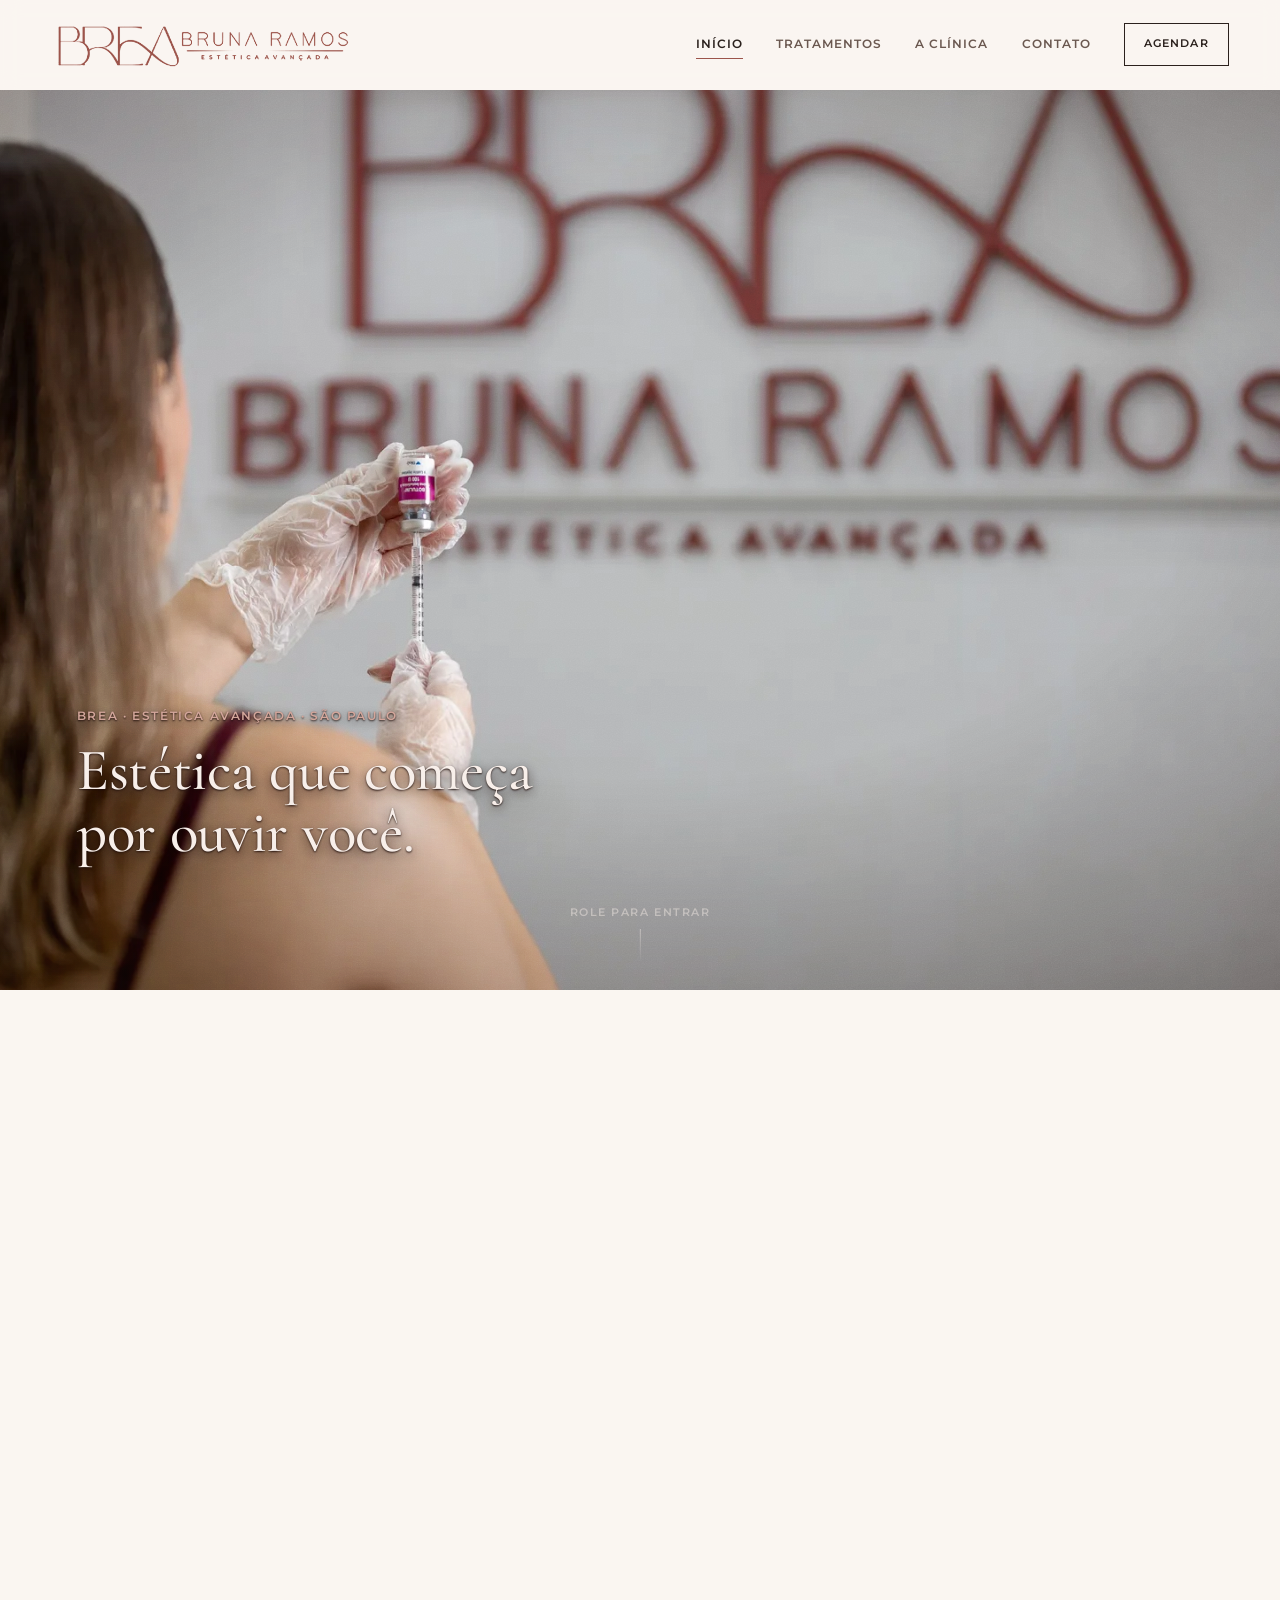
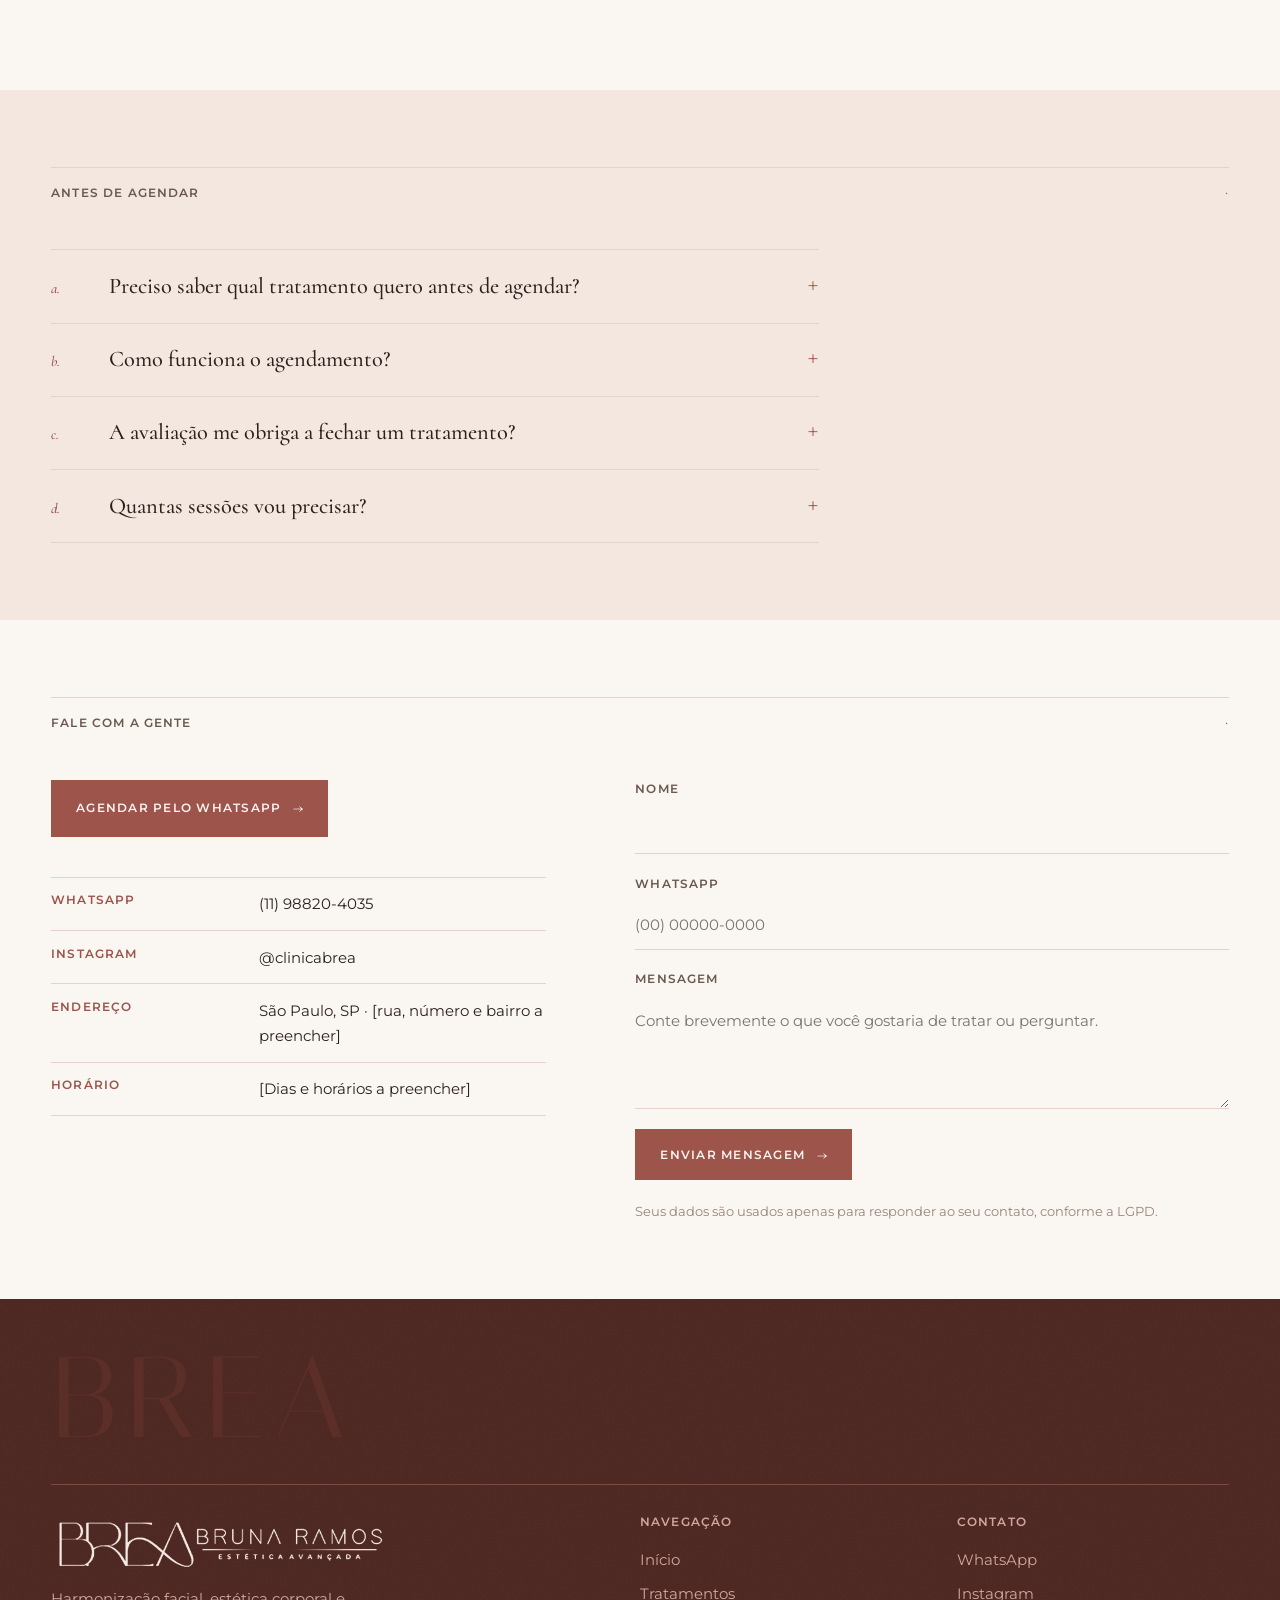
<file: index.html>
<!DOCTYPE html>
<html lang="pt-BR" class="no-js">
<head>
  <meta charset="UTF-8">
  <meta name="viewport" content="width=device-width, initial-scale=1">
  <title>BREA · Bruna Ramos Estética Avançada</title>
  <meta name="description" content="Harmonização facial, estética corporal e tecnologias em São Paulo, com avaliação individual. BREA, Bruna Ramos Estética Avançada. Agende pelo WhatsApp.">
  <link rel="canonical" href="https://www.clinicabrea.com.br/"><!-- TODO: confirmar domínio definitivo -->
  <link rel="icon" type="image/png" href="/assets/img/selo.png">

  <!-- Open Graph -->
  <meta property="og:type" content="website">
  <meta property="og:title" content="BREA · Bruna Ramos Estética Avançada">
  <meta property="og:description" content="Protocolos personalizados, conduzidos com técnica e acompanhamento próximo. Agende sua avaliação.">
  <meta property="og:url" content="https://www.clinicabrea.com.br/">
  <meta property="og:locale" content="pt_BR">
  <meta property="og:image" content="https://www.clinicabrea.com.br/assets/img/og-image.jpg">
  <meta property="og:image:width" content="1200">
  <meta property="og:image:height" content="630">

  <link rel="preconnect" href="https://fonts.googleapis.com">
  <link rel="preconnect" href="https://fonts.gstatic.com" crossorigin>
  <link href="https://fonts.googleapis.com/css2?family=Cormorant:ital,wght@0,400;0,500;0,600;1,400;1,500&family=Italiana&family=Montserrat:wght@400;500;600&display=swap" rel="stylesheet">
  <link rel="stylesheet" href="/assets/css/styles.css">

  <script type="application/ld+json">
  {
    "@context": "https://schema.org",
    "@type": "MedicalClinic",
    "name": "BREA, Bruna Ramos Estética Avançada",
    "alternateName": "Clínica Brea",
    "founder": { "@type": "Person", "name": "Bruna Ramos" },
    "address": { "@type": "PostalAddress", "addressLocality": "São Paulo", "addressRegion": "SP", "addressCountry": "BR" },
    "url": "https://www.clinicabrea.com.br/",
    "sameAs": ["https://www.instagram.com/clinicabrea/"]
  }
  </script>
</head>
<body>
  <div class="cursor-glow" aria-hidden="true"></div>
  <a class="skip-link" href="#conteudo">Pular para o conteúdo</a>

  <header class="site-header">
    <div class="container header-inner">
      <a class="brand" href="/"><img src="/assets/img/logo-horizontal.png" alt="BREA, Bruna Ramos Estética Avançada" width="1161" height="198"></a>
      <button class="nav-toggle" aria-expanded="false" aria-controls="menu" aria-label="Abrir menu">
        <span></span><span></span><span></span>
      </button>
      <nav class="site-nav" id="menu" aria-label="Navegação principal">
        <a href="/" aria-current="page">Início</a>
        <a href="/tratamentos.html">Tratamentos</a>
        <a href="/sobre.html">A clínica</a>
        <a href="/contato.html">Contato</a>
        <!-- TODO: substituir 5511988204035 pelo número real do WhatsApp -->
        <a class="btn btn-outline" href="https://wa.me/5511988204035?text=Ol%C3%A1%2C%20gostaria%20de%20agendar%20uma%20avalia%C3%A7%C3%A3o." target="_blank" rel="noopener">Agendar</a>
      </nav>
    </div>
  </header>

  <main id="conteudo">

    <!-- HERO: jornada de scroll (desktop) + abertura estática (celular / movimento reduzido) -->
    <section class="jhero" id="jhero" aria-label="Apresentação da BREA">
      <div class="jstage">
        <div class="jlayer" data-i="0" data-in="-0.01,0" data-out="0.096,0.126" data-zoom="1.04,1.15" data-drift="0,-12"><img src="/assets/img/hero-j1.webp" alt="" width="1800" height="1125" fetchpriority="high" aria-hidden="true"></div>
        <div class="jlayer" data-i="1" data-in="0.096,0.126" data-out="0.207,0.237" data-zoom="1.13,1.04" data-drift="8,0"><img src="/assets/img/ja-02-recepcao.webp" alt="" width="1200" height="750" aria-hidden="true"></div>
        <div class="jlayer" data-i="2" data-in="0.207,0.237" data-out="0.318,0.348" data-zoom="1.02,1.08" data-drift="0,-5"><img src="/assets/img/ja-03-bruna.webp" alt="" width="1800" height="1125" loading="lazy" aria-hidden="true" style="object-position: 50% 20%"></div>
        <div class="jlayer" data-i="3" data-in="0.318,0.348" data-out="0.429,0.459" data-zoom="1.14,1.05" data-drift="-8,0"><img src="/assets/img/ja-04-facial.webp" alt="" width="1800" height="1125" loading="lazy" aria-hidden="true"></div>
        <div class="jlayer" data-i="4" data-in="0.429,0.459" data-out="0.541,0.571" data-zoom="1.04,1.13" data-drift="0,-10"><img src="/assets/img/ja-05-corporal.webp" alt="" width="1200" height="750" loading="lazy" aria-hidden="true"></div>
        <div class="jlayer" data-i="5" data-in="0.541,0.571" data-out="0.652,0.682" data-zoom="1.13,1.04" data-drift="8,0"><img src="/assets/img/ja-06-tecnologia.webp" alt="" width="1800" height="1124" loading="lazy" aria-hidden="true"></div>
        <div class="jlayer" data-i="6" data-in="0.652,0.682" data-out="0.763,0.793" data-zoom="1.05,1.14" data-drift="0,-10"><img src="/assets/img/ja-07-produtos.webp" alt="" width="1800" height="1124" loading="lazy" aria-hidden="true"></div>
        <div class="jlayer" data-i="7" data-in="0.763,0.793" data-out="0.874,0.904" data-zoom="1.07,1.02" data-drift="-4,0"><img src="/assets/img/ja-08-fundo.webp" alt="" width="1800" height="1125" loading="lazy" aria-hidden="true" style="object-position: 50% 22%"></div>
        <div class="jlayer" data-i="8" data-in="0.874,0.904" data-out="1.01,1.02" data-zoom="1.10,1.03" data-drift="-8,0"><img src="/assets/img/hero-j3.webp" alt="" width="1800" height="1125" loading="lazy" aria-hidden="true"></div>
        <div class="jscrim" aria-hidden="true"></div>
        <div class="jgrain" aria-hidden="true"></div>

        <div class="jband" data-range="0,0.10" data-pos="bl">
          <p class="jkicker">BREA · Estética avançada · São Paulo</p>
          <h1 class="jtitle" data-split>Estética que começa por ouvir você.</h1>
        </div>

        <div class="jband" data-range="0.128,0.205" data-pos="bl">
          <p class="jkicker">O espaço</p>
          <p class="jtitle jblur"><span class="soft" aria-hidden="true">Um lugar pensado para você chegar, respirar e se cuidar.</span><span class="sharp">Um lugar pensado para você chegar, respirar e se cuidar.</span></p>
        </div>

        <div class="jband" data-range="0.239,0.316" data-pos="mr">
          <p class="jkicker">Quem cuida de você</p>
          <p class="jtitle" data-split>Conduzida por Bruna Ramos.</p>
          <p class="jsub">À frente de cada avaliação e de cada protocolo.</p>
        </div>

        <div class="jband" data-range="0.35,0.427" data-pos="ml">
          <p class="jkicker">Harmonização facial</p>
          <p class="jtitle" data-split>Equilíbrio e naturalidade, nunca um rosto pronto.</p>
          <p class="jsub">Toxina botulínica, bioestimuladores de colágeno e preenchimentos, sempre indicados na sua avaliação.</p>
        </div>

        <div class="jband" data-range="0.461,0.539" data-pos="mr">
          <p class="jkicker">Estética corporal</p>
          <p class="jtitle" data-split>Metas reais, combinadas com você.</p>
          <p class="jsub">Contorno, firmeza e bem-estar, no seu ritmo e com acompanhamento.</p>
        </div>

        <div class="jband" data-range="0.573,0.65" data-pos="mr">
          <p class="jkicker">Tecnologias</p>
          <p class="jtitle" data-split>Equipamentos que aceleram o resultado.</p>
          <p class="jsub">Indicados quando fazem diferença real no seu protocolo.</p>
        </div>

        <div class="jband" data-range="0.684,0.761" data-pos="ml">
          <p class="jkicker">Produtos</p>
          <p class="jtitle" data-split>Sculptra, Restylane e injetáveis de referência.</p>
          <p class="jsub">Indicados só depois da avaliação, nunca antes.</p>
        </div>

        <div class="jband jband-tight" data-range="0.795,0.872" data-pos="mr">
          <p class="jkicker">No Instagram</p>
          <p class="jtitle" data-split>Os resultados reais estão no Instagram.</p>
          <a class="jinsta" href="https://www.instagram.com/clinicabrea/" target="_blank" rel="noopener" aria-label="Abrir o Instagram da clínica, @clinicabrea">
            <span class="igcard" aria-hidden="true">
              <span class="ighead">
                <img class="igava" src="/assets/img/ig/ig-avatar.webp" alt="" width="128" height="128" loading="lazy">
                <span class="ignames"><b>clinicabrea</b><i>Clínica Bruna Ramos Estética Avançada</i></span>
                <span class="igfollow">Seguir</span>
              </span>
              <span class="iggrid">
                <img src="/assets/img/ig/ig-1.webp" alt="" width="192" height="192" loading="lazy">
                <img src="/assets/img/ig/ig-2.webp" alt="" width="192" height="192" loading="lazy">
                <img src="/assets/img/ig/ig-3.webp" alt="" width="192" height="192" loading="lazy">
                <img src="/assets/img/ig/ig-4.webp" alt="" width="192" height="192" loading="lazy">
                <img src="/assets/img/ig/ig-5.webp" alt="" width="192" height="192" loading="lazy">
                <img src="/assets/img/ig/ig-6.webp" alt="" width="192" height="192" loading="lazy">
              </span>
            </span>
          </a>
          <p class="jsub">Antes e depois e o dia a dia da Dra. Bruna, todos os dias.</p>
        </div>

        <div class="jband" data-range="0.906,1" data-pos="mr">
          <p class="jkicker">O próximo passo é seu</p>
          <p class="jtitle" data-split>Sua avaliação é o começo de tudo.</p>
          <p class="jsub">Envie uma mensagem e escolha o melhor horário.</p>
          <div class="jactions">
            <a class="btn btn-primary" href="https://wa.me/5511988204035?text=Ol%C3%A1%2C%20gostaria%20de%20agendar%20uma%20avalia%C3%A7%C3%A3o." target="_blank" rel="noopener">Agendar avaliação <span class="btn-arrow" aria-hidden="true">→</span></a>
            <a class="link-line" href="#faq-home">Ver dúvidas frequentes <span aria-hidden="true">→</span></a>
          </div>
        </div>

        <div class="jcue" aria-hidden="true">Role para entrar</div>
      </div>
    </section>

    <!-- JORNADA EMPILHADA: a mesma história do filme, capítulo a capítulo,
         para celular, retrato, toque e movimento reduzido -->
    <div class="mjourney">

      <section class="mchapter mchapter-hero">
        <img src="/assets/img/hero-j1.webp" alt="Parede da BREA com o logo da clínica" width="1800" height="1125" fetchpriority="high">
        <div class="mband" data-stagger>
          <p class="mkicker reveal">BREA · Estética avançada · São Paulo</p>
          <h1 class="mtitle reveal">Estética que começa por ouvir você.</h1>
          <div class="mactions reveal">
            <a class="btn btn-primary" href="https://wa.me/5511988204035?text=Ol%C3%A1%2C%20gostaria%20de%20agendar%20uma%20avalia%C3%A7%C3%A3o." target="_blank" rel="noopener">Agendar avaliação <span class="btn-arrow" aria-hidden="true">→</span></a>
          </div>
        </div>
      </section>

      <section class="mchapter">
        <img src="/assets/img/ja-02-recepcao.webp" alt="Recepção da clínica BREA" width="1200" height="750" loading="lazy">
        <div class="mband" data-stagger>
          <p class="mkicker reveal">O espaço</p>
          <h2 class="mtitle reveal">Um lugar pensado para você chegar, respirar e se cuidar.</h2>
        </div>
      </section>

      <section class="mchapter">
        <img src="/assets/img/ja-03-bruna.webp" alt="Bruna Ramos sorrindo na bancada da clínica" width="1800" height="1125" loading="lazy" style="object-position: 50% 20%">
        <div class="mband" data-stagger>
          <p class="mkicker reveal">Quem cuida de você</p>
          <h2 class="mtitle reveal">Conduzida por Bruna Ramos.</h2>
          <p class="msub reveal">À frente de cada avaliação e de cada protocolo.</p>
        </div>
      </section>

      <section class="mchapter">
        <img src="/assets/img/ja-04-facial.webp" alt="Preparação de aplicação de toxina botulínica" width="1800" height="1125" loading="lazy">
        <div class="mband" data-stagger>
          <p class="mkicker reveal">Harmonização facial</p>
          <h2 class="mtitle reveal">Equilíbrio e naturalidade, nunca um rosto pronto.</h2>
          <p class="msub reveal">Toxina botulínica, bioestimuladores de colágeno e preenchimentos, sempre indicados na sua avaliação.</p>
        </div>
      </section>

      <section class="mchapter">
        <img src="/assets/img/ja-05-corporal.webp" alt="Sala de atendimento da BREA com maca" width="1200" height="750" loading="lazy">
        <div class="mband" data-stagger>
          <p class="mkicker reveal">Estética corporal</p>
          <h2 class="mtitle reveal">Metas reais, combinadas com você.</h2>
          <p class="msub reveal">Contorno, firmeza e bem-estar, no seu ritmo e com acompanhamento.</p>
        </div>
      </section>

      <section class="mchapter">
        <img src="/assets/img/ja-06-tecnologia.webp" alt="Equipamento de tecnologia estética da clínica" width="1800" height="1124" loading="lazy">
        <div class="mband" data-stagger>
          <p class="mkicker reveal">Tecnologias</p>
          <h2 class="mtitle reveal">Equipamentos que aceleram o resultado.</h2>
          <p class="msub reveal">Indicados quando fazem diferença real no seu protocolo.</p>
        </div>
      </section>

      <section class="mchapter">
        <img src="/assets/img/ja-07-produtos.webp" alt="Produtos injetáveis de referência na bancada" width="1800" height="1124" loading="lazy">
        <div class="mband" data-stagger>
          <p class="mkicker reveal">Produtos</p>
          <h2 class="mtitle reveal">Sculptra, Restylane e injetáveis de referência.</h2>
          <p class="msub reveal">Indicados só depois da avaliação, nunca antes.</p>
        </div>
      </section>

      <section class="mchapter">
        <img src="/assets/img/ja-08-fundo.webp" alt="Profissional da BREA mostrando frascos de toxina botulínica" width="1800" height="1125" loading="lazy" style="object-position: 50% 22%">
        <div class="mband" data-stagger>
          <p class="mkicker reveal">No Instagram</p>
          <h2 class="mtitle reveal">Os resultados reais estão no Instagram.</h2>
          <a class="jinsta reveal" href="https://www.instagram.com/clinicabrea/" target="_blank" rel="noopener" aria-label="Abrir o Instagram da clínica, @clinicabrea">
            <span class="igcard" aria-hidden="true">
              <span class="ighead">
                <img class="igava" src="/assets/img/ig/ig-avatar.webp" alt="" width="128" height="128" loading="lazy">
                <span class="ignames"><b>clinicabrea</b><i>Clínica Bruna Ramos Estética Avançada</i></span>
                <span class="igfollow">Seguir</span>
              </span>
              <span class="iggrid">
                <img src="/assets/img/ig/ig-1.webp" alt="" width="192" height="192" loading="lazy">
                <img src="/assets/img/ig/ig-2.webp" alt="" width="192" height="192" loading="lazy">
                <img src="/assets/img/ig/ig-3.webp" alt="" width="192" height="192" loading="lazy">
                <img src="/assets/img/ig/ig-4.webp" alt="" width="192" height="192" loading="lazy">
                <img src="/assets/img/ig/ig-5.webp" alt="" width="192" height="192" loading="lazy">
                <img src="/assets/img/ig/ig-6.webp" alt="" width="192" height="192" loading="lazy">
              </span>
            </span>
          </a>
          <p class="msub reveal">Antes e depois e o dia a dia da Dra. Bruna, todos os dias.</p>
        </div>
      </section>

      <section class="mchapter">
        <img src="/assets/img/hero-j3.webp" alt="Bruna Ramos na mesa de avaliação da clínica" width="1800" height="1125" loading="lazy">
        <div class="mband" data-stagger>
          <p class="mkicker reveal">O próximo passo é seu</p>
          <h2 class="mtitle reveal">Sua avaliação é o começo de tudo.</h2>
          <p class="msub reveal">Envie uma mensagem e escolha o melhor horário.</p>
          <div class="mactions reveal">
            <a class="btn btn-primary" href="https://wa.me/5511988204035?text=Ol%C3%A1%2C%20gostaria%20de%20agendar%20uma%20avalia%C3%A7%C3%A3o." target="_blank" rel="noopener">Agendar avaliação <span class="btn-arrow" aria-hidden="true">→</span></a>
            <a class="link-line" href="#faq-home">Ver dúvidas frequentes <span aria-hidden="true">→</span></a>
          </div>
        </div>
      </section>

    </div><!-- /mjourney -->


    <!-- FAQ -->
    <section class="section section-surface" id="faq-home">
      <div class="container">
        <div class="folio reveal"><span>Antes de agendar</span><span class="folio-num">·</span></div>
        <div class="faq reveal">
          <details>
            <summary><span class="faq-num">a.</span>Preciso saber qual tratamento quero antes de agendar?</summary>
            <div class="faq-body">
              <p>Não. A avaliação existe exatamente para isso: você chega com uma queixa ou um objetivo, e nós indicamos o caminho. Você nunca precisa decidir sozinha.</p>
            </div>
          </details>
          <details>
            <summary><span class="faq-num">b.</span>Como funciona o agendamento?</summary>
            <div class="faq-body">
              <p>Todo o agendamento é feito pelo WhatsApp. Você escolhe o melhor horário com a nossa equipe e recebe a confirmação e as orientações por lá mesmo.</p>
            </div>
          </details>
          <details>
            <summary><span class="faq-num">c.</span>A avaliação me obriga a fechar um tratamento?</summary>
            <div class="faq-body">
              <p>Não. A avaliação termina com um plano e um orçamento claros, a decisão de seguir é sempre sua, no seu tempo.</p>
            </div>
          </details>
          <details>
            <summary><span class="faq-num">d.</span>Quantas sessões vou precisar?</summary>
            <div class="faq-body">
              <p>Depende do seu objetivo e da resposta da sua pele. Por isso não vendemos pacotes fechados antes de te conhecer: o número de sessões é definido na avaliação e revisto ao longo do acompanhamento.</p>
            </div>
          </details>
        </div>
      </div>
    </section>


    <!-- CONTATO -->
    <section class="section" id="contato-home">
      <div class="container">
        <div class="folio reveal"><span>Fale com a gente</span><span class="folio-num">·</span></div>
        <div class="contact-grid">
          <div data-stagger>
            <a class="btn btn-primary reveal" href="https://wa.me/5511988204035?text=Ol%C3%A1%2C%20gostaria%20de%20agendar%20uma%20avalia%C3%A7%C3%A3o." target="_blank" rel="noopener" style="margin-bottom: 2.5rem;">Agendar pelo WhatsApp <span class="btn-arrow" aria-hidden="true">→</span></a>
            <ul class="contact-list reveal">
              <li><strong>WhatsApp</strong><a href="https://wa.me/5511988204035" target="_blank" rel="noopener">(11) 98820-4035</a></li>
              <li><strong>Instagram</strong><a href="https://www.instagram.com/clinicabrea/" target="_blank" rel="noopener">@clinicabrea</a></li>
              <li><strong>Endereço</strong><span>São Paulo, SP · [rua, número e bairro a preencher]</span></li>
              <li><strong>Horário</strong><span>[Dias e horários a preencher]</span></li>
            </ul>
          </div>
          <div class="reveal">
            <form class="form-grid" action="#" method="post">
              <div class="field"><label for="h-nome">Nome</label><input type="text" id="h-nome" name="nome" autocomplete="name" required></div>
              <div class="field"><label for="h-whatsapp">WhatsApp</label><input type="tel" id="h-whatsapp" name="whatsapp" autocomplete="tel" inputmode="tel" placeholder="(00) 00000-0000" required></div>
              <div class="field"><label for="h-mensagem">Mensagem</label><textarea id="h-mensagem" name="mensagem" placeholder="Conte brevemente o que você gostaria de tratar ou perguntar."></textarea></div>
              <div><button class="btn btn-primary" type="submit">Enviar mensagem <span class="btn-arrow" aria-hidden="true">→</span></button></div>
              <p class="form-note">Seus dados são usados apenas para responder ao seu contato, conforme a LGPD.</p>
            </form>
          </div>
        </div>
      </div>
    </section>
  </main>

  <footer class="site-footer">
    <div class="container">
      <div class="footer-mark" aria-hidden="true">Brea</div>
      <div class="footer-grid">
        <div class="footer-brand">
          <a class="brand" href="/"><img src="/assets/img/logo-horizontal-cream.png" alt="BREA, Bruna Ramos Estética Avançada" width="1161" height="198" loading="lazy"></a>
          <p>Harmonização facial, estética corporal e tecnologias, com avaliação individual e acompanhamento próximo, por Bruna Ramos.</p>
        </div>
        <div>
          <h4>Navegação</h4>
          <ul>
            <li><a href="/">Início</a></li>
            <li><a href="/tratamentos.html">Tratamentos</a></li>
            <li><a href="/sobre.html">A clínica</a></li>
            <li><a href="/contato.html">Contato</a></li>
          </ul>
        </div>
        <div>
          <h4>Contato</h4>
          <ul>
            <li><a href="https://wa.me/5511988204035" target="_blank" rel="noopener">WhatsApp</a></li>
            <li><a href="https://www.instagram.com/clinicabrea/" target="_blank" rel="noopener">Instagram</a></li>
            <li><span>São Paulo, SP · [endereço completo a preencher]</span></li>
            <li><span>[Horário de atendimento a preencher]</span></li>
          </ul>
        </div>
      </div>
      <div class="footer-legal">
        <span>© 2026 BREA · Bruna Ramos Estética Avançada. Todos os direitos reservados.</span>
        <span>[CNPJ e responsável técnico a preencher]</span>
      </div>
    </div>
  </footer>

  <script src="/assets/js/main.js" defer></script>
  <script src="/assets/js/journey.js" defer></script>
</body>
</html>
</file>
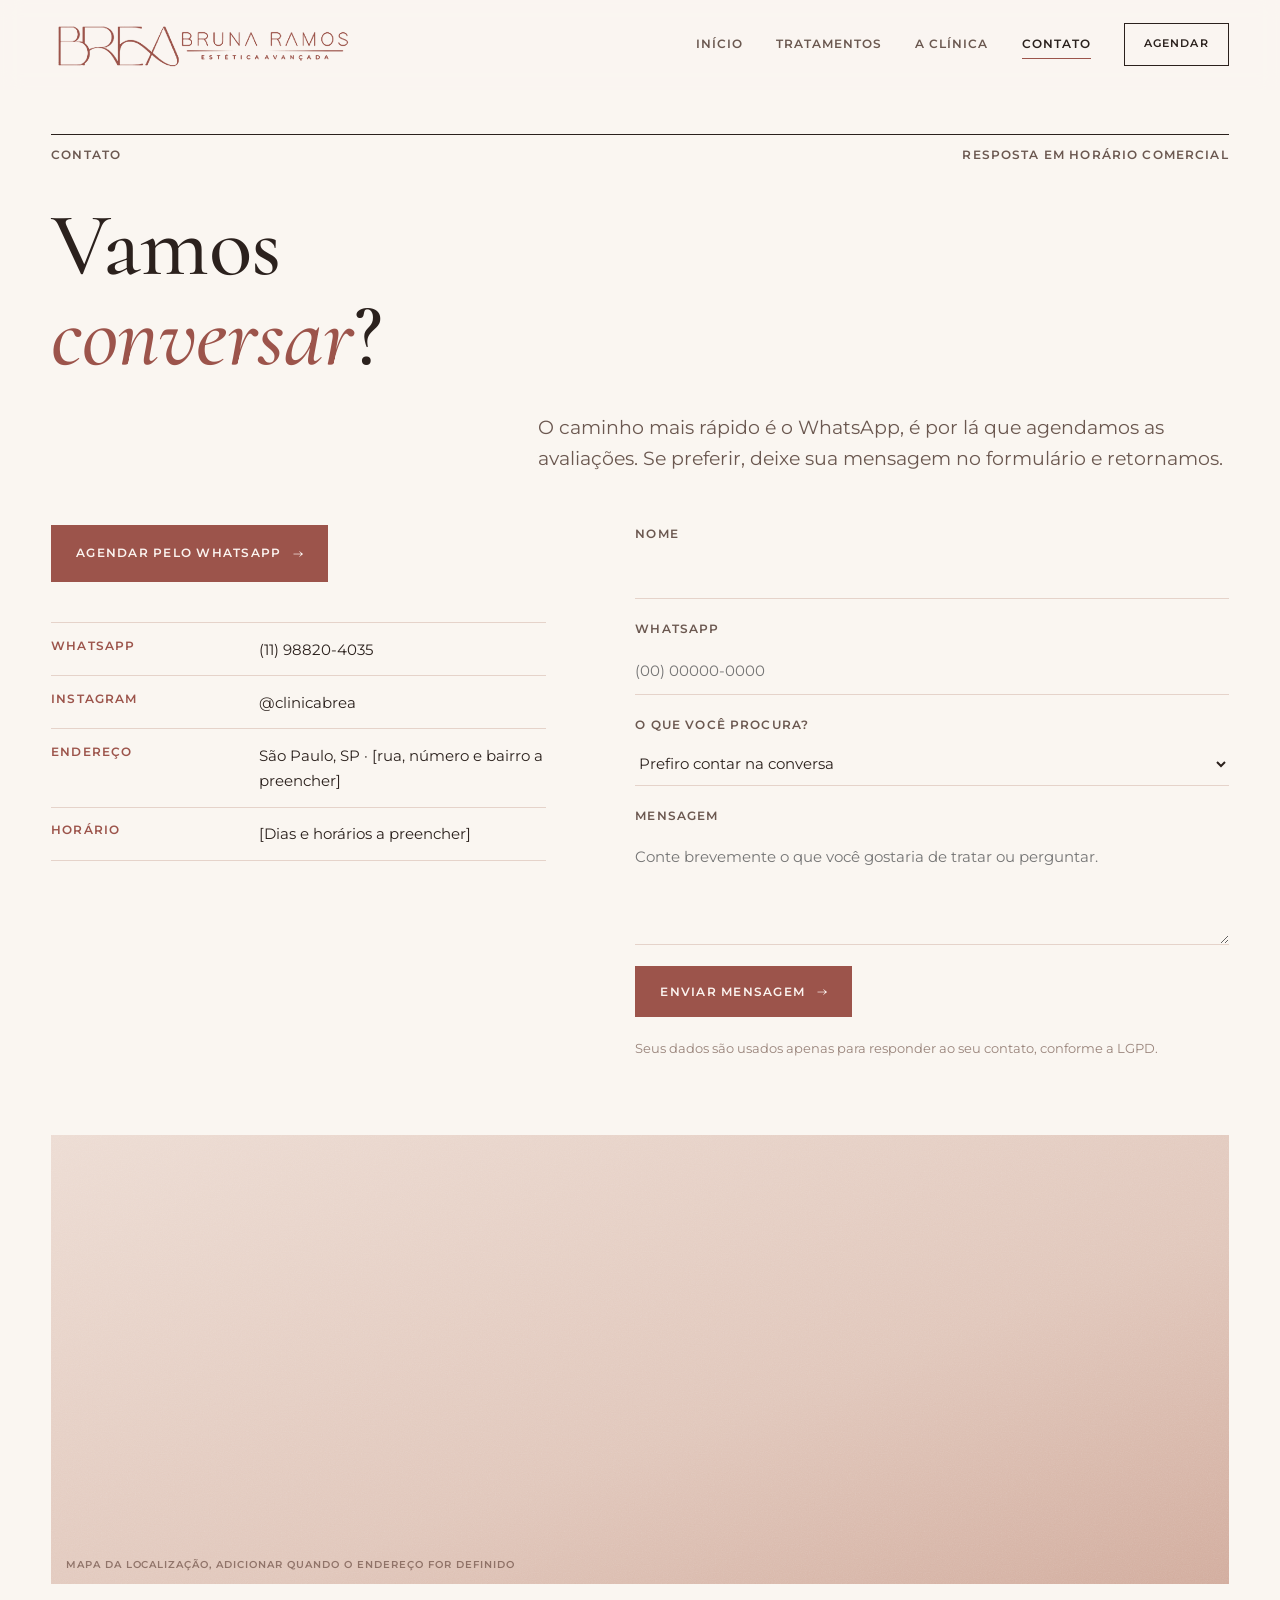
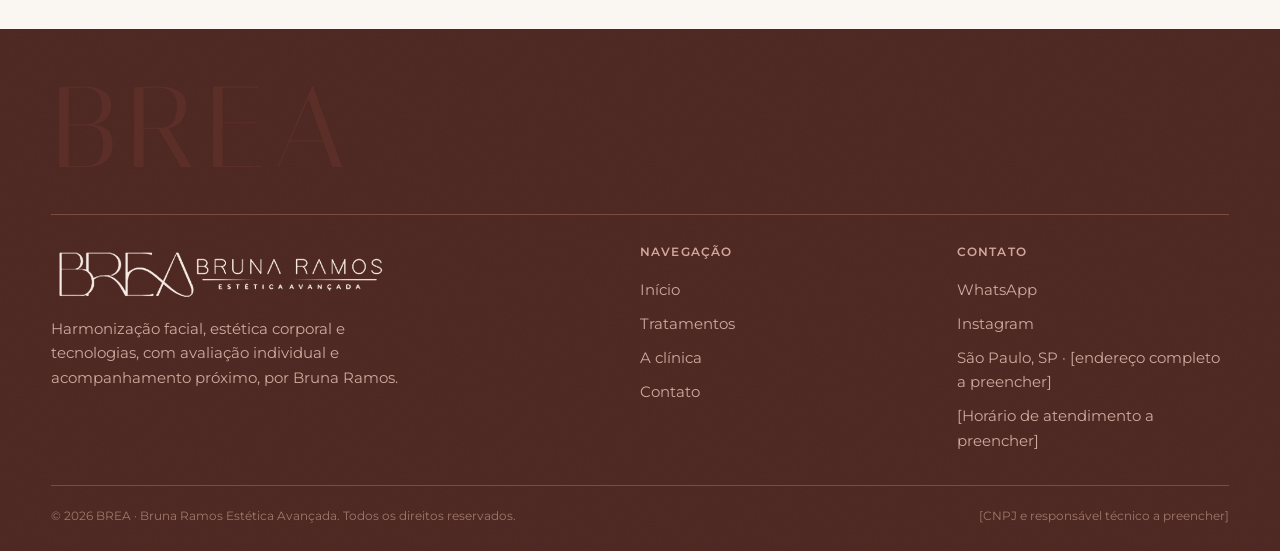
<file: contato.html>
<!DOCTYPE html>
<html lang="pt-BR" class="no-js">
<head>
  <meta charset="UTF-8">
  <meta name="viewport" content="width=device-width, initial-scale=1">
  <title>Contato · BREA Estética Avançada</title>
  <meta name="description" content="Agende sua avaliação na BREA pelo WhatsApp ou envie uma mensagem pelo formulário. Endereço, horários e redes sociais.">
  <link rel="canonical" href="https://www.clinicabrea.com.br/contato.html"><!-- TODO: confirmar domínio definitivo -->
  <link rel="icon" type="image/png" href="/assets/img/selo.png">

  <meta property="og:type" content="website">
  <meta property="og:title" content="Contato · BREA Estética Avançada">
  <meta property="og:description" content="Agende sua avaliação pelo WhatsApp ou envie uma mensagem.">
  <meta property="og:url" content="https://www.clinicabrea.com.br/contato.html">
  <meta property="og:locale" content="pt_BR">
  <meta property="og:image" content="https://www.clinicabrea.com.br/assets/img/og-image.jpg">

  <link rel="preconnect" href="https://fonts.googleapis.com">
  <link rel="preconnect" href="https://fonts.gstatic.com" crossorigin>
  <link href="https://fonts.googleapis.com/css2?family=Cormorant:ital,wght@0,400;0,500;0,600;1,400;1,500&family=Italiana&family=Montserrat:wght@400;500;600&display=swap" rel="stylesheet">
  <link rel="stylesheet" href="/assets/css/styles.css">
</head>
<body>
  <div class="cursor-glow" aria-hidden="true"></div>
  <a class="skip-link" href="#conteudo">Pular para o conteúdo</a>

  <header class="site-header">
    <div class="container header-inner">
      <a class="brand" href="/"><img src="/assets/img/logo-horizontal.png" alt="BREA, Bruna Ramos Estética Avançada" width="1161" height="198"></a>
      <button class="nav-toggle" aria-expanded="false" aria-controls="menu" aria-label="Abrir menu">
        <span></span><span></span><span></span>
      </button>
      <nav class="site-nav" id="menu" aria-label="Navegação principal">
        <a href="/">Início</a>
        <a href="/tratamentos.html">Tratamentos</a>
        <a href="/sobre.html">A clínica</a>
        <a href="/contato.html" aria-current="page">Contato</a>
        <a class="btn btn-outline" href="https://wa.me/5511988204035?text=Ol%C3%A1%2C%20gostaria%20de%20agendar%20uma%20avalia%C3%A7%C3%A3o." target="_blank" rel="noopener">Agendar</a>
      </nav>
    </div>
  </header>

  <main id="conteudo">

    <section class="page-head">
      <div class="container">
        <p class="hero-meta reveal">
          <span>Contato</span>
          <span>Resposta em horário comercial</span>
        </p>
        <h1 class="t-display reveal">Vamos<br><em>conversar</em>?</h1>
        <p class="lead reveal">O caminho mais rápido é o WhatsApp, é por lá que agendamos as avaliações. Se preferir, deixe sua mensagem no formulário e retornamos.</p>
      </div>
    </section>

    <section class="section" style="padding-top: 0;">
      <div class="container contact-grid">
        <div data-stagger>
          <a class="btn btn-primary reveal" href="https://wa.me/5511988204035?text=Ol%C3%A1%2C%20gostaria%20de%20agendar%20uma%20avalia%C3%A7%C3%A3o." target="_blank" rel="noopener" style="margin-bottom: 2.5rem;">Agendar pelo WhatsApp <span class="btn-arrow" aria-hidden="true">→</span></a>
          <ul class="contact-list reveal">
            <li>
              <strong>WhatsApp</strong>
              <a href="https://wa.me/5511988204035" target="_blank" rel="noopener">(11) 98820-4035</a>
            </li>
            <li>
              <strong>Instagram</strong>
              <a href="https://www.instagram.com/clinicabrea/" target="_blank" rel="noopener">@clinicabrea</a>
            </li>
            <li>
              <strong>Endereço</strong>
              <span>São Paulo, SP · [rua, número e bairro a preencher]</span>
            </li>
            <li>
              <strong>Horário</strong>
              <span>[Dias e horários a preencher]</span>
            </li>
          </ul>
        </div>

        <div class="reveal">
          <!-- TODO: conectar o formulário a um serviço de envio (Formspree, Web3Forms,
               ou endpoint próprio). Sem "action" configurado, ele não envia. -->
          <form class="form-grid" action="#" method="post">
            <div class="field">
              <label for="nome">Nome</label>
              <input type="text" id="nome" name="nome" autocomplete="name" required>
            </div>
            <div class="field">
              <label for="whatsapp">WhatsApp</label>
              <input type="tel" id="whatsapp" name="whatsapp" autocomplete="tel" inputmode="tel" placeholder="(00) 00000-0000" required>
            </div>
            <div class="field">
              <label for="interesse">O que você procura?</label>
              <select id="interesse" name="interesse">
                <option value="">Prefiro contar na conversa</option>
                <option value="harmonizacao">Harmonização facial</option>
                <option value="corporal">Estética corporal</option>
                <option value="tecnologias">Tecnologias</option>
                <option value="outro">Outro assunto</option>
              </select>
            </div>
            <div class="field">
              <label for="mensagem">Mensagem</label>
              <textarea id="mensagem" name="mensagem" placeholder="Conte brevemente o que você gostaria de tratar ou perguntar."></textarea>
            </div>
            <div>
              <button class="btn btn-primary" type="submit">Enviar mensagem <span class="btn-arrow" aria-hidden="true">→</span></button>
            </div>
            <p class="form-note">Seus dados são usados apenas para responder ao seu contato, conforme a LGPD.</p>
          </form>
        </div>
      </div>
    </section>

    <!-- MAPA -->
    <section class="section-tight" style="padding-top: 0;">
      <div class="container">
        <div class="ph reveal" style="aspect-ratio: 21 / 8;">
          <em>Mapa da localização, adicionar quando o endereço for definido</em>
        </div>
      </div>
    </section>
  </main>

  <footer class="site-footer">
    <div class="container">
      <div class="footer-mark" aria-hidden="true">Brea</div>
      <div class="footer-grid">
        <div class="footer-brand">
          <a class="brand" href="/"><img src="/assets/img/logo-horizontal-cream.png" alt="BREA, Bruna Ramos Estética Avançada" width="1161" height="198" loading="lazy"></a>
          <p>Harmonização facial, estética corporal e tecnologias, com avaliação individual e acompanhamento próximo, por Bruna Ramos.</p>
        </div>
        <div>
          <h4>Navegação</h4>
          <ul>
            <li><a href="/">Início</a></li>
            <li><a href="/tratamentos.html">Tratamentos</a></li>
            <li><a href="/sobre.html">A clínica</a></li>
            <li><a href="/contato.html">Contato</a></li>
          </ul>
        </div>
        <div>
          <h4>Contato</h4>
          <ul>
            <li><a href="https://wa.me/5511988204035" target="_blank" rel="noopener">WhatsApp</a></li>
            <li><a href="https://www.instagram.com/clinicabrea/" target="_blank" rel="noopener">Instagram</a></li>
            <li><span>São Paulo, SP · [endereço completo a preencher]</span></li>
            <li><span>[Horário de atendimento a preencher]</span></li>
          </ul>
        </div>
      </div>
      <div class="footer-legal">
        <span>© 2026 BREA · Bruna Ramos Estética Avançada. Todos os direitos reservados.</span>
        <span>[CNPJ e responsável técnico a preencher]</span>
      </div>
    </div>
  </footer>

  <script src="/assets/js/main.js" defer></script>
</body>
</html>
</file>
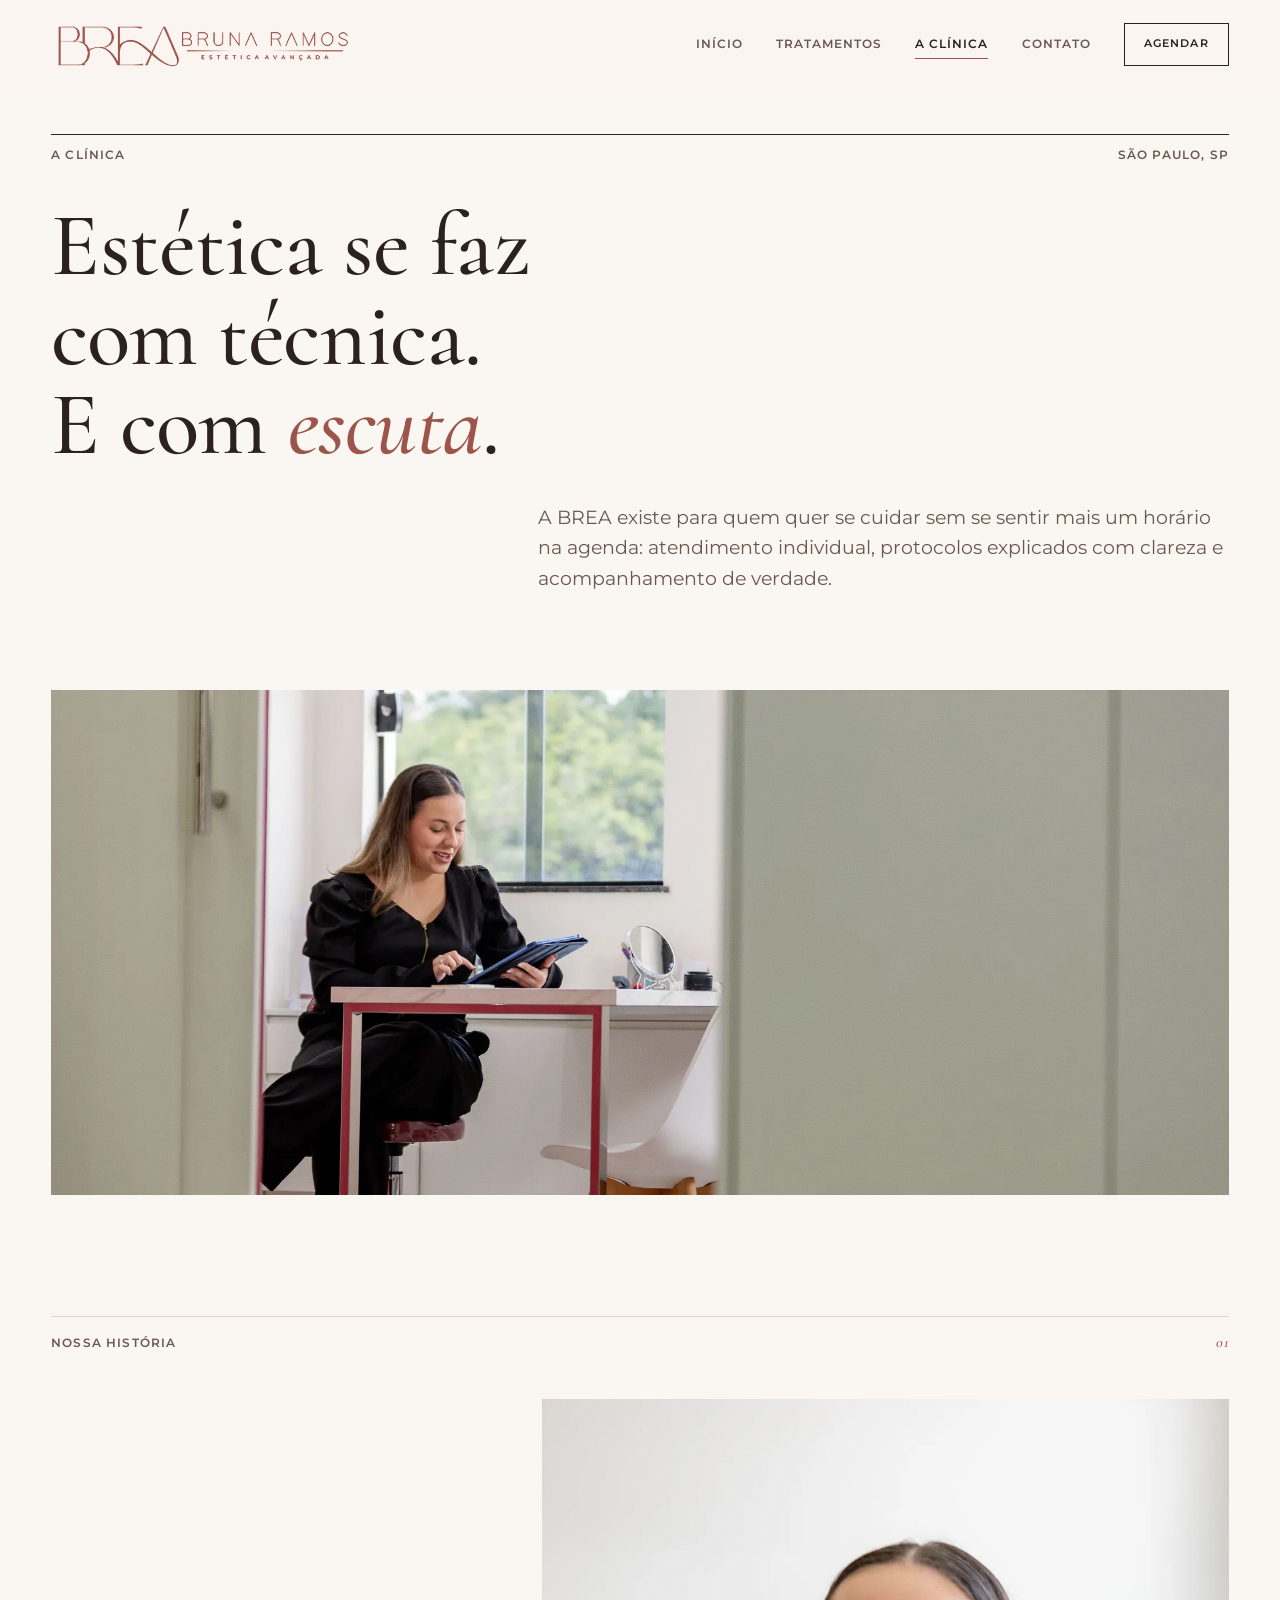
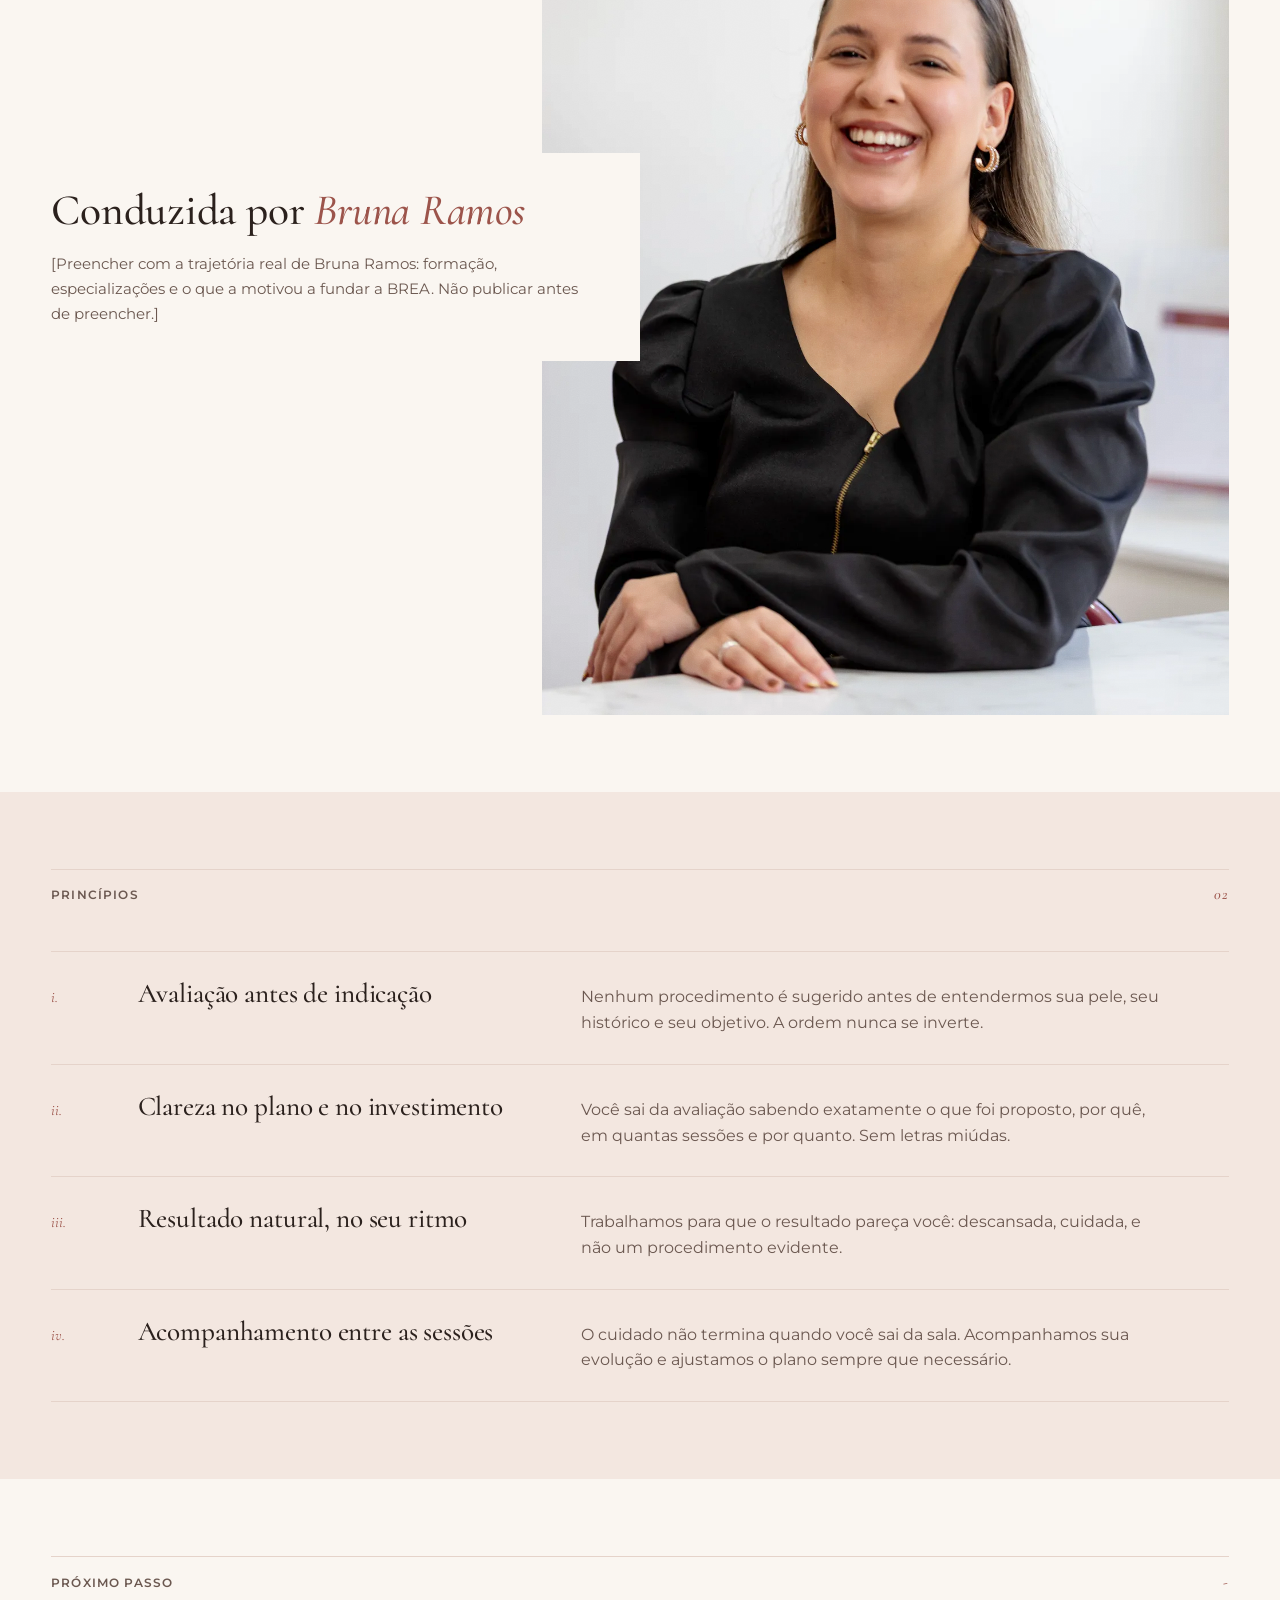
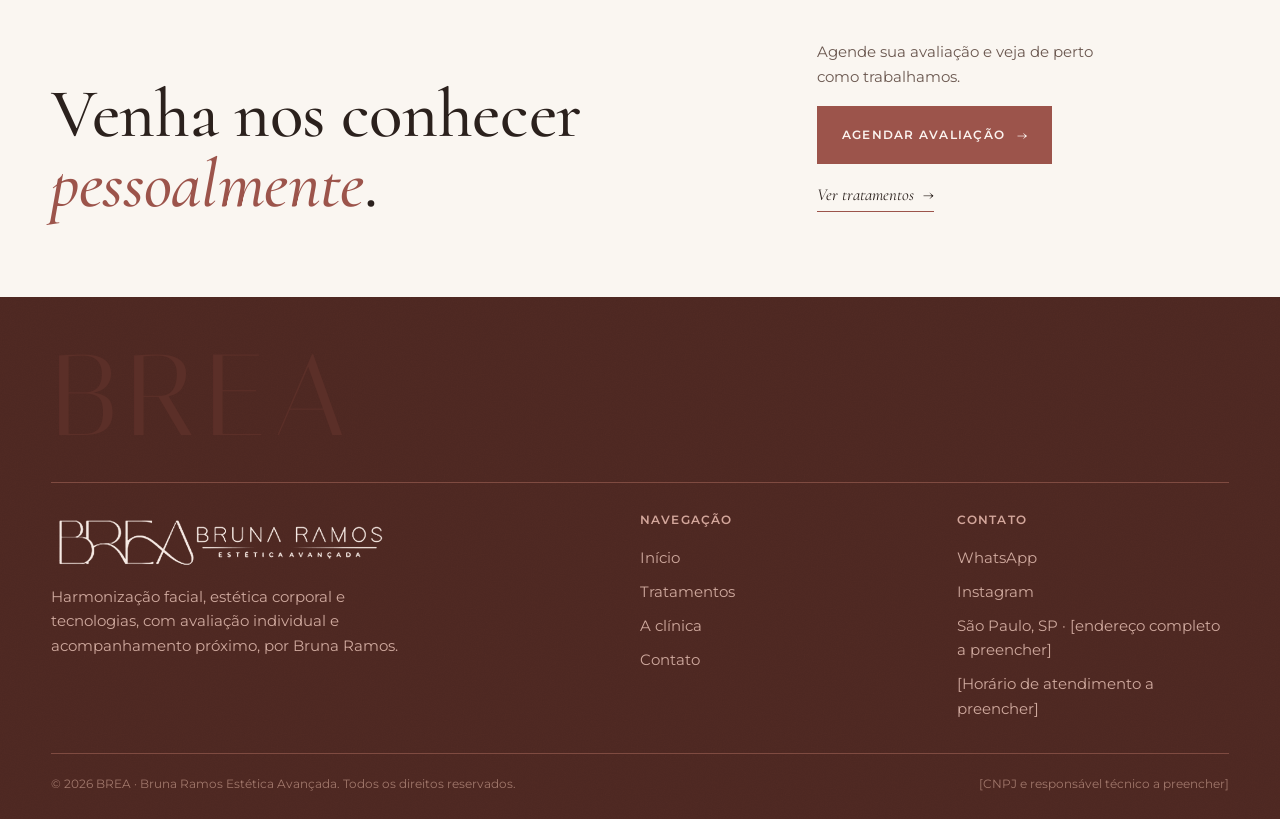
<file: sobre.html>
<!DOCTYPE html>
<html lang="pt-BR" class="no-js">
<head>
  <meta charset="UTF-8">
  <meta name="viewport" content="width=device-width, initial-scale=1">
  <title>A clínica · BREA Estética Avançada</title>
  <meta name="description" content="Conheça a BREA, clínica de estética avançada conduzida por Bruna Ramos: nossa forma de trabalhar, o espaço e os princípios de cada atendimento.">
  <link rel="canonical" href="https://www.clinicabrea.com.br/sobre.html"><!-- TODO: confirmar domínio definitivo -->
  <link rel="icon" type="image/png" href="/assets/img/selo.png">

  <meta property="og:type" content="website">
  <meta property="og:title" content="A clínica · BREA Estética Avançada">
  <meta property="og:description" content="Nossa forma de trabalhar, o espaço e os princípios que guiam cada atendimento.">
  <meta property="og:url" content="https://www.clinicabrea.com.br/sobre.html">
  <meta property="og:locale" content="pt_BR">
  <meta property="og:image" content="https://www.clinicabrea.com.br/assets/img/og-image.jpg">

  <link rel="preconnect" href="https://fonts.googleapis.com">
  <link rel="preconnect" href="https://fonts.gstatic.com" crossorigin>
  <link href="https://fonts.googleapis.com/css2?family=Cormorant:ital,wght@0,400;0,500;0,600;1,400;1,500&family=Italiana&family=Montserrat:wght@400;500;600&display=swap" rel="stylesheet">
  <link rel="stylesheet" href="/assets/css/styles.css">
</head>
<body>
  <div class="cursor-glow" aria-hidden="true"></div>
  <a class="skip-link" href="#conteudo">Pular para o conteúdo</a>

  <header class="site-header">
    <div class="container header-inner">
      <a class="brand" href="/"><img src="/assets/img/logo-horizontal.png" alt="BREA, Bruna Ramos Estética Avançada" width="1161" height="198"></a>
      <button class="nav-toggle" aria-expanded="false" aria-controls="menu" aria-label="Abrir menu">
        <span></span><span></span><span></span>
      </button>
      <nav class="site-nav" id="menu" aria-label="Navegação principal">
        <a href="/">Início</a>
        <a href="/tratamentos.html">Tratamentos</a>
        <a href="/sobre.html" aria-current="page">A clínica</a>
        <a href="/contato.html">Contato</a>
        <a class="btn btn-outline" href="https://wa.me/5511988204035?text=Ol%C3%A1%2C%20gostaria%20de%20agendar%20uma%20avalia%C3%A7%C3%A3o." target="_blank" rel="noopener">Agendar</a>
      </nav>
    </div>
  </header>

  <main id="conteudo">

    <section class="page-head">
      <div class="container">
        <p class="hero-meta reveal">
          <span>A clínica</span>
          <span>São Paulo, SP</span>
        </p>
        <h1 class="t-display reveal">Estética se faz<br>com técnica.<br>E com <em>escuta</em>.</h1>
        <p class="lead reveal">A BREA existe para quem quer se cuidar sem se sentir mais um horário na agenda: atendimento individual, protocolos explicados com clareza e acompanhamento de verdade.</p>
      </div>
    </section>

    <section class="section-tight">
      <div class="container">
        <div class="reveal">
          <div class="ph" style="aspect-ratio: 21 / 9;"><img src="/assets/img/sobre-espaco-amplo.webp" alt="Bruna Ramos atendendo no consultório da BREA" width="1800" height="771" loading="lazy"></div>
        </div>
      </div>
    </section>

    <!-- HISTÓRIA -->
    <section class="section">
      <div class="container">
        <div class="folio reveal"><span>Nossa história</span><span class="folio-num">01</span></div>
        <div class="overlap overlap-flip">
          <div class="overlap-media reveal">
            <div class="ph" style="aspect-ratio: 3 / 4;"><img src="/assets/img/sobre-bruna.webp" alt="Bruna Ramos sorrindo, na bancada de mármore da clínica" width="1200" height="1599" loading="lazy"></div>
          </div>
          <div class="overlap-copy" data-stagger>
            <h2 class="t-2 reveal">Conduzida por <em>Bruna Ramos</em></h2>
            <p class="muted reveal">[Preencher com a trajetória real de Bruna Ramos: formação, especializações e o que a motivou a fundar a BREA. Não publicar antes de preencher.]</p>
          </div>
        </div>
      </div>
    </section>

    <!-- PRINCÍPIOS -->
    <section class="section section-surface">
      <div class="container">
        <div class="folio reveal"><span>Princípios</span><span class="folio-num">02</span></div>
        <ul class="pillars" data-stagger>
          <li class="reveal">
            <span class="pillar-num">i.</span>
            <h3>Avaliação antes de indicação</h3>
            <p>Nenhum procedimento é sugerido antes de entendermos sua pele, seu histórico e seu objetivo. A ordem nunca se inverte.</p>
          </li>
          <li class="reveal">
            <span class="pillar-num">ii.</span>
            <h3>Clareza no plano e no investimento</h3>
            <p>Você sai da avaliação sabendo exatamente o que foi proposto, por quê, em quantas sessões e por quanto. Sem letras miúdas.</p>
          </li>
          <li class="reveal">
            <span class="pillar-num">iii.</span>
            <h3>Resultado natural, no seu ritmo</h3>
            <p>Trabalhamos para que o resultado pareça você: descansada, cuidada, e não um procedimento evidente.</p>
          </li>
          <li class="reveal">
            <span class="pillar-num">iv.</span>
            <h3>Acompanhamento entre as sessões</h3>
            <p>O cuidado não termina quando você sai da sala. Acompanhamos sua evolução e ajustamos o plano sempre que necessário.</p>
          </li>
        </ul>
      </div>
    </section>

    <!-- CTA FINAL -->
    <section class="section cta-final">
      <div class="container">
        <div class="folio reveal"><span>Próximo passo</span><span class="folio-num">-</span></div>
        <div class="cta-grid">
          <h2 class="t-1 reveal">Venha nos conhecer <em>pessoalmente</em>.</h2>
          <div class="cta-side" data-stagger>
            <p class="muted reveal">Agende sua avaliação e veja de perto como trabalhamos.</p>
            <a class="btn btn-primary reveal" href="https://wa.me/5511988204035?text=Ol%C3%A1%2C%20gostaria%20de%20agendar%20uma%20avalia%C3%A7%C3%A3o." target="_blank" rel="noopener">Agendar avaliação <span class="btn-arrow" aria-hidden="true">→</span></a>
            <a class="link-line reveal" href="/tratamentos.html">Ver tratamentos <span aria-hidden="true">→</span></a>
          </div>
        </div>
      </div>
    </section>
  </main>

  <footer class="site-footer">
    <div class="container">
      <div class="footer-mark" aria-hidden="true">Brea</div>
      <div class="footer-grid">
        <div class="footer-brand">
          <a class="brand" href="/"><img src="/assets/img/logo-horizontal-cream.png" alt="BREA, Bruna Ramos Estética Avançada" width="1161" height="198" loading="lazy"></a>
          <p>Harmonização facial, estética corporal e tecnologias, com avaliação individual e acompanhamento próximo, por Bruna Ramos.</p>
        </div>
        <div>
          <h4>Navegação</h4>
          <ul>
            <li><a href="/">Início</a></li>
            <li><a href="/tratamentos.html">Tratamentos</a></li>
            <li><a href="/sobre.html">A clínica</a></li>
            <li><a href="/contato.html">Contato</a></li>
          </ul>
        </div>
        <div>
          <h4>Contato</h4>
          <ul>
            <li><a href="https://wa.me/5511988204035" target="_blank" rel="noopener">WhatsApp</a></li>
            <li><a href="https://www.instagram.com/clinicabrea/" target="_blank" rel="noopener">Instagram</a></li>
            <li><span>São Paulo, SP · [endereço completo a preencher]</span></li>
            <li><span>[Horário de atendimento a preencher]</span></li>
          </ul>
        </div>
      </div>
      <div class="footer-legal">
        <span>© 2026 BREA · Bruna Ramos Estética Avançada. Todos os direitos reservados.</span>
        <span>[CNPJ e responsável técnico a preencher]</span>
      </div>
    </div>
  </footer>

  <script src="/assets/js/main.js" defer></script>
</body>
</html>
</file>
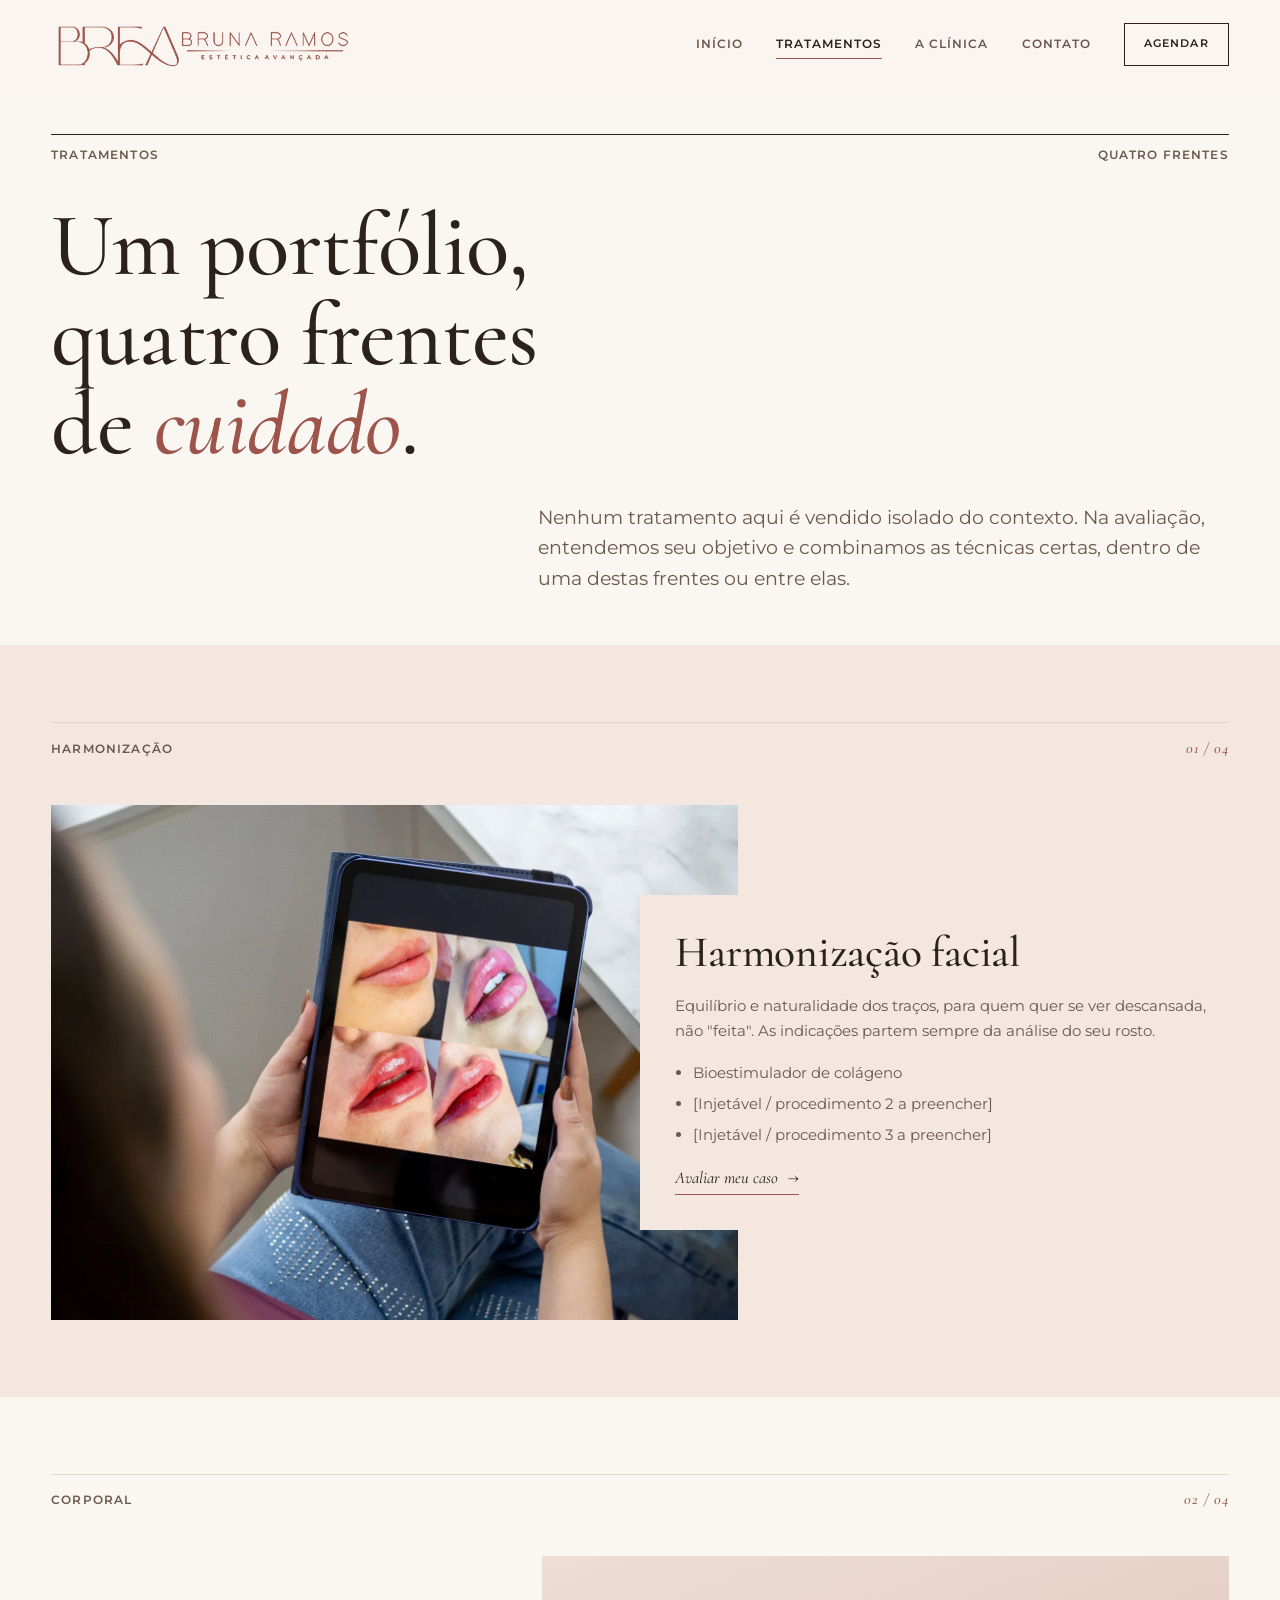
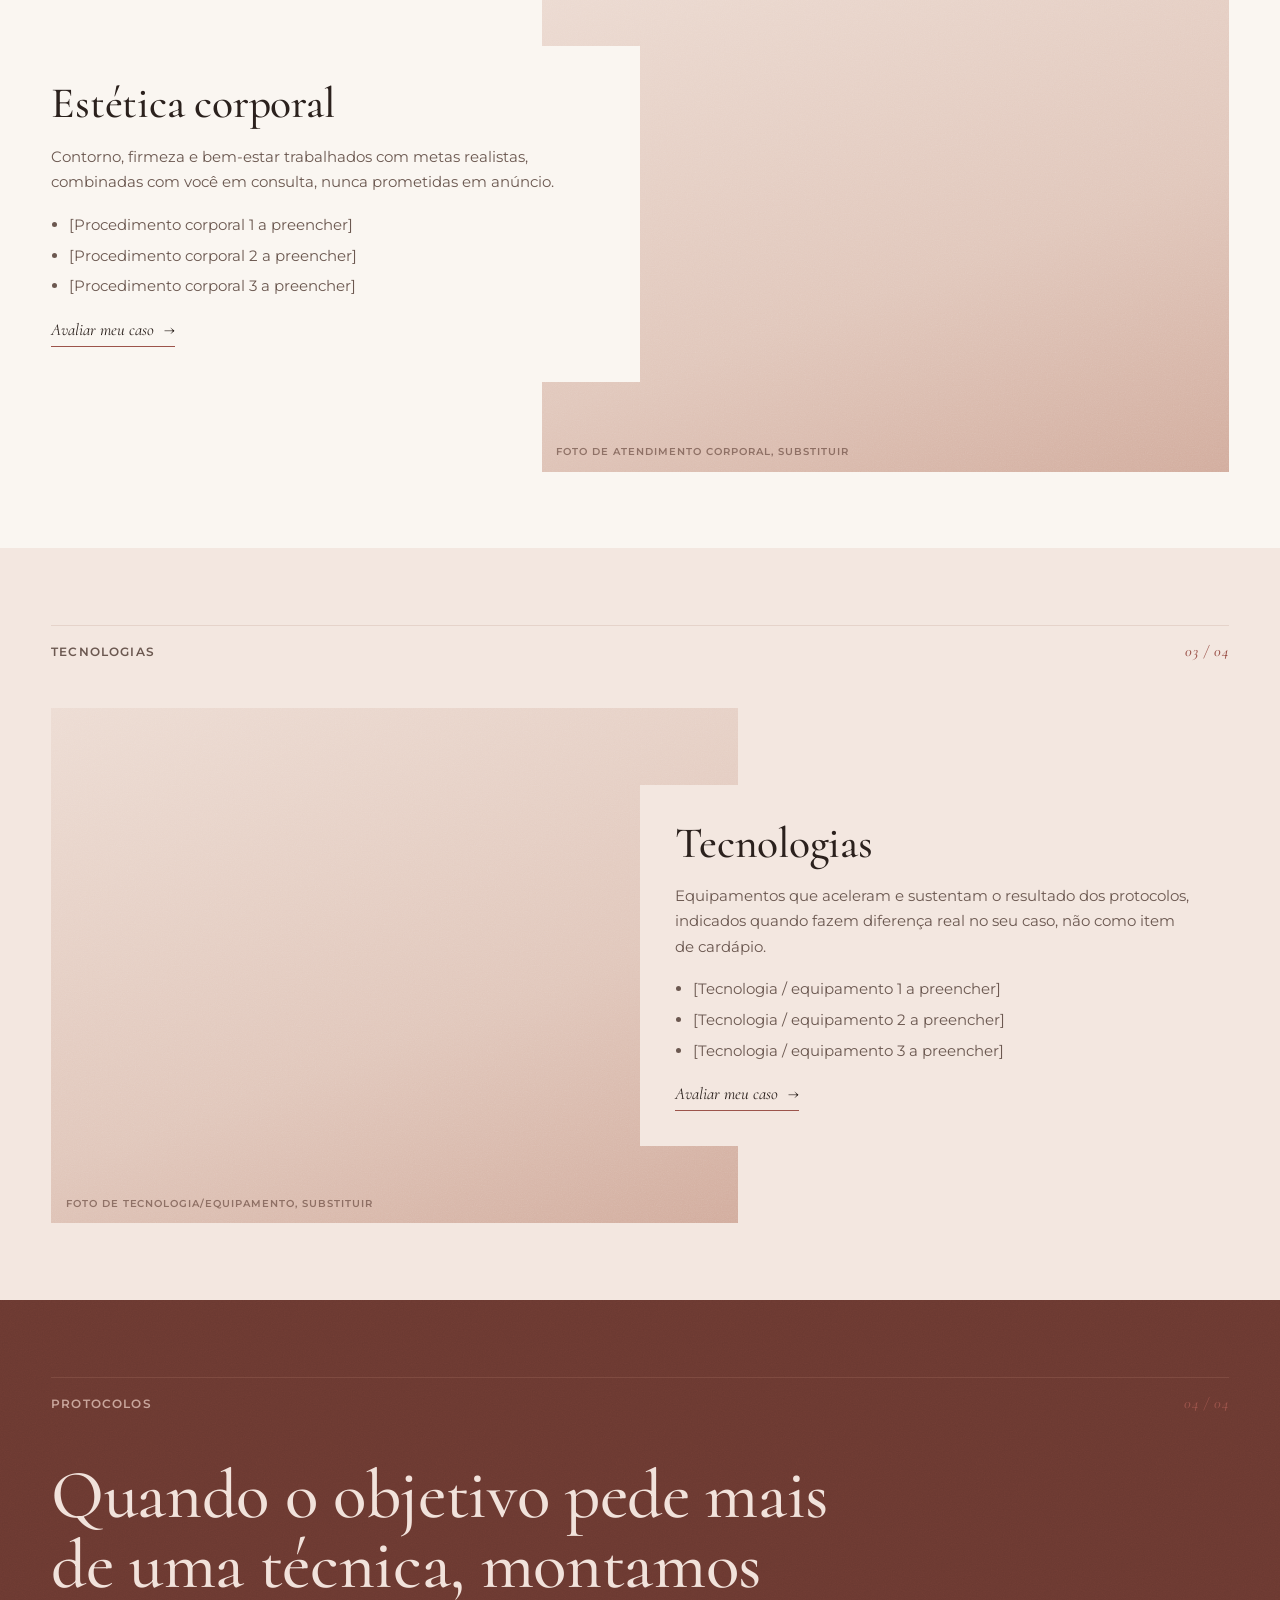
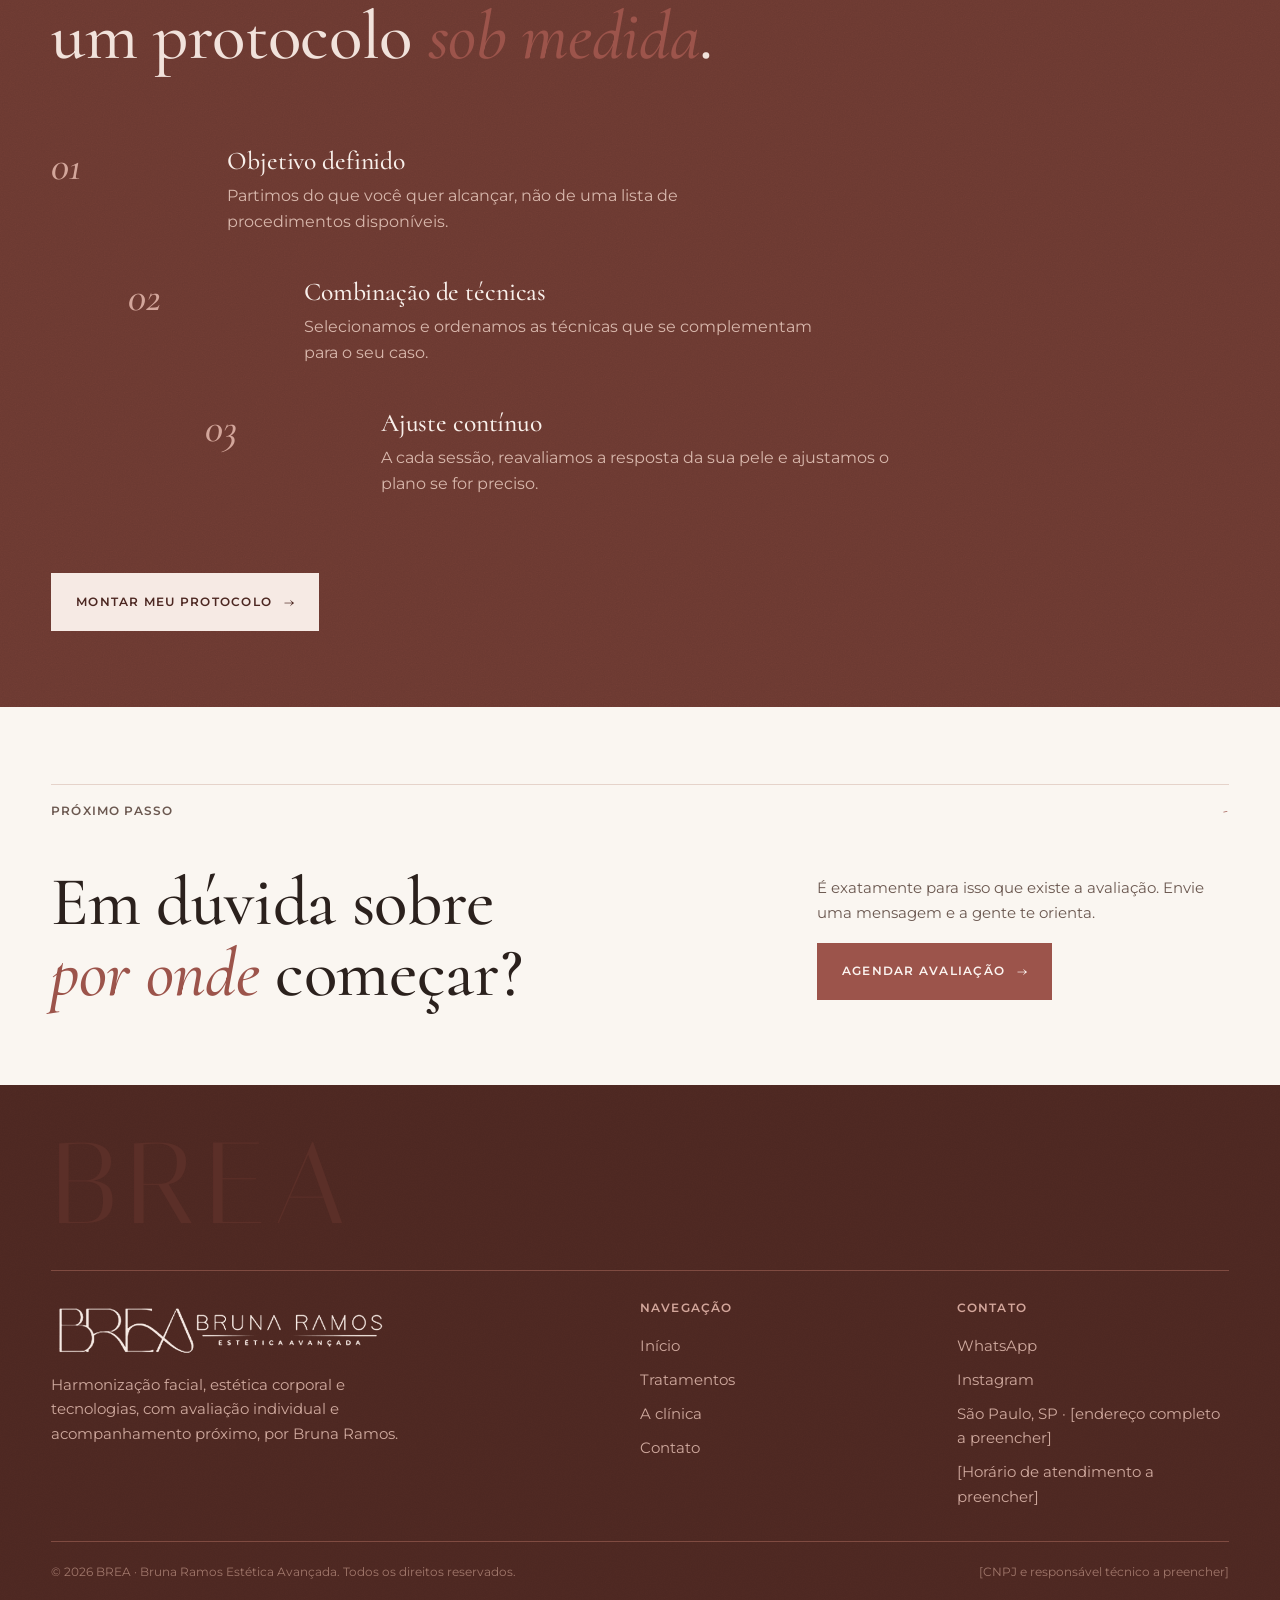
<file: tratamentos.html>
<!DOCTYPE html>
<html lang="pt-BR" class="no-js">
<head>
  <meta charset="UTF-8">
  <meta name="viewport" content="width=device-width, initial-scale=1">
  <title>Tratamentos · BREA Estética Avançada</title>
  <meta name="description" content="Harmonização facial, estética corporal, tecnologias e protocolos personalizados. Conheça as frentes de tratamento da BREA e agende sua avaliação.">
  <link rel="canonical" href="https://www.clinicabrea.com.br/tratamentos.html"><!-- TODO: confirmar domínio definitivo -->
  <link rel="icon" type="image/png" href="/assets/img/selo.png">

  <meta property="og:type" content="website">
  <meta property="og:title" content="Tratamentos · BREA Estética Avançada">
  <meta property="og:description" content="Conheça as frentes de tratamento da BREA e agende sua avaliação.">
  <meta property="og:url" content="https://www.clinicabrea.com.br/tratamentos.html">
  <meta property="og:locale" content="pt_BR">
  <meta property="og:image" content="https://www.clinicabrea.com.br/assets/img/og-image.jpg">

  <link rel="preconnect" href="https://fonts.googleapis.com">
  <link rel="preconnect" href="https://fonts.gstatic.com" crossorigin>
  <link href="https://fonts.googleapis.com/css2?family=Cormorant:ital,wght@0,400;0,500;0,600;1,400;1,500&family=Italiana&family=Montserrat:wght@400;500;600&display=swap" rel="stylesheet">
  <link rel="stylesheet" href="/assets/css/styles.css">
</head>
<body>
  <div class="cursor-glow" aria-hidden="true"></div>
  <a class="skip-link" href="#conteudo">Pular para o conteúdo</a>

  <header class="site-header">
    <div class="container header-inner">
      <a class="brand" href="/"><img src="/assets/img/logo-horizontal.png" alt="BREA, Bruna Ramos Estética Avançada" width="1161" height="198"></a>
      <button class="nav-toggle" aria-expanded="false" aria-controls="menu" aria-label="Abrir menu">
        <span></span><span></span><span></span>
      </button>
      <nav class="site-nav" id="menu" aria-label="Navegação principal">
        <a href="/">Início</a>
        <a href="/tratamentos.html" aria-current="page">Tratamentos</a>
        <a href="/sobre.html">A clínica</a>
        <a href="/contato.html">Contato</a>
        <a class="btn btn-outline" href="https://wa.me/5511988204035?text=Ol%C3%A1%2C%20gostaria%20de%20agendar%20uma%20avalia%C3%A7%C3%A3o." target="_blank" rel="noopener">Agendar</a>
      </nav>
    </div>
  </header>

  <main id="conteudo">

    <section class="page-head">
      <div class="container">
        <p class="hero-meta reveal">
          <span>Tratamentos</span>
          <span>Quatro frentes</span>
        </p>
        <h1 class="t-display reveal">Um portfólio,<br>quatro frentes<br>de <em>cuidado</em>.</h1>
        <p class="lead reveal">Nenhum tratamento aqui é vendido isolado do contexto. Na avaliação, entendemos seu objetivo e combinamos as técnicas certas, dentro de uma destas frentes ou entre elas.</p>
      </div>
    </section>

    <!-- TODO: revisar nomes, descrições e listas de procedimentos com o portfólio real da clínica.
         Os itens abaixo são estruturais e devem ser confirmados antes da publicação. -->

    <!-- FACIAL -->
    <section class="section section-surface treatment-section" id="harmonizacao">
      <div class="container">
        <div class="folio reveal"><span>Harmonização</span><span class="folio-num">01 / 04</span></div>
        <div class="overlap">
          <div class="overlap-media reveal">
            <div class="ph"><img src="/assets/img/trat-harmonizacao.webp" alt="Cliente acompanhando resultados de preenchimento labial em um tablet na BREA" width="1400" height="1050" loading="lazy"></div>
          </div>
          <div class="overlap-copy" data-stagger>
            <h2 class="t-2 reveal">Harmonização facial</h2>
            <p class="muted reveal">Equilíbrio e naturalidade dos traços, para quem quer se ver descansada, não "feita". As indicações partem sempre da análise do seu rosto.</p>
            <ul class="reveal muted" style="padding-left: 1.1rem; display: grid; gap: 0.35rem; font-size: 0.95rem;">
              <li>Bioestimulador de colágeno</li>
              <li>[Injetável / procedimento 2 a preencher]</li>
              <li>[Injetável / procedimento 3 a preencher]</li>
            </ul>
            <a class="link-line reveal" href="https://wa.me/5511988204035?text=Ol%C3%A1%2C%20quero%20uma%20avalia%C3%A7%C3%A3o%20de%20harmoniza%C3%A7%C3%A3o%20facial." target="_blank" rel="noopener">Avaliar meu caso <span aria-hidden="true">→</span></a>
          </div>
        </div>
      </div>
    </section>

    <!-- CORPORAL -->
    <section class="section treatment-section" id="corporal">
      <div class="container">
        <div class="folio reveal"><span>Corporal</span><span class="folio-num">02 / 04</span></div>
        <div class="overlap overlap-flip">
          <div class="overlap-media reveal">
            <div class="ph"><em>Foto de atendimento corporal, substituir</em></div>
          </div>
          <div class="overlap-copy" data-stagger>
            <h2 class="t-2 reveal">Estética corporal</h2>
            <p class="muted reveal">Contorno, firmeza e bem-estar trabalhados com metas realistas, combinadas com você em consulta, nunca prometidas em anúncio.</p>
            <ul class="reveal muted" style="padding-left: 1.1rem; display: grid; gap: 0.35rem; font-size: 0.95rem;">
              <li>[Procedimento corporal 1 a preencher]</li>
              <li>[Procedimento corporal 2 a preencher]</li>
              <li>[Procedimento corporal 3 a preencher]</li>
            </ul>
            <a class="link-line reveal" href="https://wa.me/5511988204035?text=Ol%C3%A1%2C%20quero%20uma%20avalia%C3%A7%C3%A3o%20para%20est%C3%A9tica%20corporal." target="_blank" rel="noopener">Avaliar meu caso <span aria-hidden="true">→</span></a>
          </div>
        </div>
      </div>
    </section>

    <!-- PELE -->
    <section class="section section-surface treatment-section" id="tecnologias">
      <div class="container">
        <div class="folio reveal"><span>Tecnologias</span><span class="folio-num">03 / 04</span></div>
        <div class="overlap">
          <div class="overlap-media reveal">
            <div class="ph"><em>Foto de tecnologia/equipamento, substituir</em></div>
          </div>
          <div class="overlap-copy" data-stagger>
            <h2 class="t-2 reveal">Tecnologias</h2>
            <p class="muted reveal">Equipamentos que aceleram e sustentam o resultado dos protocolos, indicados quando fazem diferença real no seu caso, não como item de cardápio.</p>
            <ul class="reveal muted" style="padding-left: 1.1rem; display: grid; gap: 0.35rem; font-size: 0.95rem;">
              <li>[Tecnologia / equipamento 1 a preencher]</li>
              <li>[Tecnologia / equipamento 2 a preencher]</li>
              <li>[Tecnologia / equipamento 3 a preencher]</li>
            </ul>
            <a class="link-line reveal" href="https://wa.me/5511988204035?text=Ol%C3%A1%2C%20quero%20saber%20mais%20sobre%20as%20tecnologias." target="_blank" rel="noopener">Avaliar meu caso <span aria-hidden="true">→</span></a>
          </div>
        </div>
      </div>
    </section>

    <!-- PROTOCOLOS -->
    <section class="section section-dark on-dark treatment-section" id="protocolos">
      <div class="container">
        <div class="folio reveal"><span>Protocolos</span><span class="folio-num">04 / 04</span></div>
        <h2 class="t-1 reveal" style="max-width: 16em; margin-bottom: clamp(3rem, 6vw, 5rem);">Quando o objetivo pede mais de uma técnica, montamos um protocolo <em>sob medida</em>.</h2>
        <ol class="steps" data-stagger>
          <li class="step reveal">
            <div>
              <h3>Objetivo definido</h3>
              <p>Partimos do que você quer alcançar, não de uma lista de procedimentos disponíveis.</p>
            </div>
          </li>
          <li class="step reveal">
            <div>
              <h3>Combinação de técnicas</h3>
              <p>Selecionamos e ordenamos as técnicas que se complementam para o seu caso.</p>
            </div>
          </li>
          <li class="step reveal">
            <div>
              <h3>Ajuste contínuo</h3>
              <p>A cada sessão, reavaliamos a resposta da sua pele e ajustamos o plano se for preciso.</p>
            </div>
          </li>
        </ol>
        <div class="actions reveal" style="margin-top: clamp(3rem, 6vw, 5rem);">
          <a class="btn btn-primary" href="https://wa.me/5511988204035?text=Ol%C3%A1%2C%20gostaria%20de%20montar%20um%20protocolo%20personalizado." target="_blank" rel="noopener">Montar meu protocolo <span class="btn-arrow" aria-hidden="true">→</span></a>
        </div>
      </div>
    </section>

    <!-- CTA FINAL -->
    <section class="section cta-final">
      <div class="container">
        <div class="folio reveal"><span>Próximo passo</span><span class="folio-num">-</span></div>
        <div class="cta-grid">
          <h2 class="t-1 reveal">Em dúvida sobre <em>por onde</em> começar?</h2>
          <div class="cta-side" data-stagger>
            <p class="muted reveal">É exatamente para isso que existe a avaliação. Envie uma mensagem e a gente te orienta.</p>
            <a class="btn btn-primary reveal" href="https://wa.me/5511988204035?text=Ol%C3%A1%2C%20gostaria%20de%20agendar%20uma%20avalia%C3%A7%C3%A3o." target="_blank" rel="noopener">Agendar avaliação <span class="btn-arrow" aria-hidden="true">→</span></a>
          </div>
        </div>
      </div>
    </section>
  </main>

  <footer class="site-footer">
    <div class="container">
      <div class="footer-mark" aria-hidden="true">Brea</div>
      <div class="footer-grid">
        <div class="footer-brand">
          <a class="brand" href="/"><img src="/assets/img/logo-horizontal-cream.png" alt="BREA, Bruna Ramos Estética Avançada" width="1161" height="198" loading="lazy"></a>
          <p>Harmonização facial, estética corporal e tecnologias, com avaliação individual e acompanhamento próximo, por Bruna Ramos.</p>
        </div>
        <div>
          <h4>Navegação</h4>
          <ul>
            <li><a href="/">Início</a></li>
            <li><a href="/tratamentos.html">Tratamentos</a></li>
            <li><a href="/sobre.html">A clínica</a></li>
            <li><a href="/contato.html">Contato</a></li>
          </ul>
        </div>
        <div>
          <h4>Contato</h4>
          <ul>
            <li><a href="https://wa.me/5511988204035" target="_blank" rel="noopener">WhatsApp</a></li>
            <li><a href="https://www.instagram.com/clinicabrea/" target="_blank" rel="noopener">Instagram</a></li>
            <li><span>São Paulo, SP · [endereço completo a preencher]</span></li>
            <li><span>[Horário de atendimento a preencher]</span></li>
          </ul>
        </div>
      </div>
      <div class="footer-legal">
        <span>© 2026 BREA · Bruna Ramos Estética Avançada. Todos os direitos reservados.</span>
        <span>[CNPJ e responsável técnico a preencher]</span>
      </div>
    </div>
  </footer>

  <script src="/assets/js/main.js" defer></script>
</body>
</html>
</file>
<file: assets/css/styles.css>
/* ============================================================
   BREA — Bruna Ramos Estética Avançada · Design System
   Direção de arte editorial: tipografia protagonista, réguas
   finas, assimetria deliberada, grão sutil, quase nenhum "card".
   Paleta extraída da identidade real: terracota/marsala do
   wordmark BREA + branco quente (mármore) + rosé.
   Tipografia: Italiana (marca) + Cormorant (display) + Montserrat.
   ============================================================ */

:root {
  /* Cores */
  --bg: #FAF6F1;
  --surface: #F3E7E0;
  --ink: #2B211D;
  --ink-soft: #6B5850;
  --ink-faint: #99847B;
  --wine: #6B3931;
  --wine-deep: #4C2721;
  --terra: #9C544B;
  --terra-soft: #D3A69B;
  --line: #E5D3CA;
  --line-dark: #7F4B41;
  --paper: #FDFBF8;

  /* Tipografia (alinhada à identidade: wordmark hairline + serifa clássica + sans do selo) */
  --font-display: "Cormorant", Georgia, "Times New Roman", serif;
  --font-logo: "Italiana", "Cormorant", Georgia, serif;
  --font-body: "Montserrat", "Helvetica Neue", Arial, sans-serif;

  /* Movimento */
  --ease-out: cubic-bezier(0.22, 1, 0.36, 1);
  --dur: 0.8s;

  --container: 84rem;
  --gutter: clamp(1.25rem, 4vw, 4rem);

  /* Grão (feTurbulence) */
  --grain: url("data:image/svg+xml;utf8,<svg xmlns='http://www.w3.org/2000/svg' width='180' height='180'><filter id='n'><feTurbulence type='fractalNoise' baseFrequency='0.85' numOctaves='2' stitchTiles='stitch'/><feColorMatrix type='saturate' values='0'/></filter><rect width='180' height='180' filter='url(%23n)'/></svg>");
}

/* ---------- Transição entre páginas ----------
   Nativa (View Transitions cross-document): o header persiste imóvel
   enquanto o conteúdo cruza com fade + deslize sutil.
   Fallback (html.no-vt, aplicado via JS em navegadores sem suporte):
   fade de saída no clique e fade de entrada no carregamento. */
@view-transition {
  navigation: auto;
}
.site-header {
  view-transition-name: site-header;
}
::view-transition-old(site-header),
::view-transition-new(site-header) {
  animation: none;
}
::view-transition-old(root) {
  animation: vt-out 0.2s ease both;
}
::view-transition-new(root) {
  animation: vt-in 0.5s var(--ease-out) both;
}
@keyframes vt-out {
  to { opacity: 0; transform: translateY(-6px); }
}
@keyframes vt-in {
  from { opacity: 0; transform: translateY(14px); }
  to { opacity: 1; transform: none; }
}

html.no-vt body {
  animation: vt-in 0.45s var(--ease-out) both;
}
html.no-vt.is-leaving body {
  animation: vt-out 0.2s ease both;
}

/* ---------- Reset / base ---------- */
*,
*::before,
*::after {
  box-sizing: border-box;
  margin: 0;
}

html {
  scroll-behavior: smooth;
  color-scheme: light;
}

body {
  background: var(--bg);
  color: var(--ink);
  font-family: var(--font-body);
  font-size: 0.95rem;
  line-height: 1.65;
  -webkit-font-smoothing: antialiased;
  text-rendering: optimizeLegibility;
  overflow-x: clip;
}

img {
  max-width: 100%;
  display: block;
}

a {
  color: inherit;
}

h1, h2, h3 {
  font-family: var(--font-display);
  font-weight: 500;
  line-height: 1.04;
  letter-spacing: -0.005em;
  text-wrap: balance;
}

h1 em, h2 em, .statement em {
  font-style: italic;
  font-weight: 500;
  color: var(--terra);
}

p {
  text-wrap: pretty;
}

::selection {
  background: var(--terra-soft);
  color: var(--wine-deep);
}

:focus-visible {
  outline: 2px solid var(--terra);
  outline-offset: 3px;
}

.container {
  max-width: var(--container);
  margin-inline: auto;
  padding-inline: var(--gutter);
}

.skip-link {
  position: absolute;
  top: -100%;
  left: 1rem;
  z-index: 100;
  background: var(--wine);
  color: var(--bg);
  padding: 0.6rem 1rem;
  text-decoration: none;
}
.skip-link:focus {
  top: 1rem;
}

/* ---------- Rótulos e réguas (fólio editorial) ---------- */
.folio {
  display: flex;
  align-items: baseline;
  justify-content: space-between;
  gap: 1rem;
  border-top: 1px solid var(--line);
  padding-top: 0.8rem;
  margin-bottom: clamp(1.75rem, 3.5vw, 2.75rem);
  font-size: 0.72rem;
  font-weight: 600;
  letter-spacing: 0.1em;
  text-transform: uppercase;
  color: var(--ink-soft);
}
.folio .folio-num {
  font-family: var(--font-display);
  font-style: italic;
  font-weight: 500;
  letter-spacing: 0.05em;
  text-transform: none;
  font-size: 0.95rem;
  color: var(--terra);
}
.on-dark .folio {
  border-top-color: var(--line-dark);
  color: #C9A69C;
}

.tag {
  font-size: 0.7rem;
  font-weight: 600;
  letter-spacing: 0.12em;
  text-transform: uppercase;
  color: var(--terra);
}

/* ---------- Tipos ---------- */
.t-display {
  font-size: clamp(2.6rem, 7vw, 6rem);
  line-height: 1;
}
.t-1 {
  font-size: clamp(2.3rem, 5.4vw, 4.6rem);
  line-height: 1.02;
}
.t-2 {
  font-size: clamp(1.8rem, 3.4vw, 2.8rem);
}

.lead {
  font-size: clamp(1.05rem, 1.5vw, 1.25rem);
  line-height: 1.6;
  color: var(--ink-soft);
  max-width: 32em;
}

.muted {
  color: var(--ink-soft);
}

.small-note {
  font-size: 0.8rem;
  letter-spacing: 0.04em;
  color: var(--ink-faint);
}

/* ---------- Botões e links ---------- */
.btn {
  display: inline-flex;
  align-items: center;
  gap: 0.75rem;
  padding: 0.9rem 1.5rem;
  font-family: var(--font-body);
  font-size: 0.78rem;
  font-weight: 600;
  letter-spacing: 0.1em;
  text-transform: uppercase;
  text-decoration: none;
  border-radius: 0;
  border: 1px solid var(--ink);
  background: transparent;
  color: var(--ink);
  cursor: pointer;
  transition: background-color 0.3s ease, color 0.3s ease, border-color 0.3s ease;
}
.btn-primary {
  background: var(--terra);
  border-color: var(--terra);
  color: #FBF3EF;
}
.btn-primary:hover {
  background: var(--wine);
  border-color: var(--wine);
}
.btn-outline:hover {
  background: var(--ink);
  color: var(--bg);
}
.btn .btn-arrow {
  font-family: var(--font-display);
  font-size: 1rem;
  letter-spacing: 0;
  transition: transform 0.35s var(--ease-out);
}
.btn:hover .btn-arrow {
  transform: translateX(5px);
}

.on-dark .btn-primary {
  background: #F6EAE4;
  border-color: #F6EAE4;
  color: var(--wine-deep);
}
.on-dark .btn-primary:hover {
  background: var(--terra-soft);
  border-color: var(--terra-soft);
}
.on-dark .btn-outline {
  border-color: rgba(246, 234, 228, 0.45);
  color: #F6EAE4;
}
.on-dark .btn-outline:hover {
  background: #F6EAE4;
  color: var(--wine-deep);
}

/* Link editorial com sublinhado fino */
.link-line {
  display: inline-flex;
  align-items: baseline;
  gap: 0.6rem;
  font-family: var(--font-display);
  font-style: italic;
  font-size: 1.05rem;
  text-decoration: none;
  color: var(--ink);
  border-bottom: 1px solid var(--terra);
  padding-bottom: 2px;
  transition: color 0.3s ease, border-color 0.3s ease;
}
.link-line:hover {
  color: var(--terra);
}
.link-line span[aria-hidden] {
  font-style: normal;
  transition: transform 0.35s var(--ease-out);
}
.link-line:hover span[aria-hidden] {
  transform: translateX(4px);
}

/* ---------- Header ---------- */
.site-header {
  position: sticky;
  top: 0;
  z-index: 50;
  background: color-mix(in srgb, var(--bg) 90%, transparent);
  backdrop-filter: blur(10px);
  -webkit-backdrop-filter: blur(10px);
  border-bottom: 1px solid transparent;
  transition: border-color 0.3s ease;
}
.site-header.is-scrolled {
  border-bottom-color: var(--line);
}
.header-inner {
  display: flex;
  align-items: center;
  justify-content: space-between;
  gap: 2rem;
  padding-block: 1.15rem;
}

.brand {
  display: block;
  text-decoration: none;
  line-height: 0;
}
.brand img {
  height: 52px;
  width: auto;
  display: block;
}
@media (max-width: 600px) {
  .brand img {
    height: 42px;
  }
}

.site-nav {
  display: flex;
  align-items: center;
  gap: clamp(1.4rem, 2.6vw, 2.6rem);
}
.site-nav a:not(.btn) {
  position: relative;
  font-size: 0.78rem;
  font-weight: 600;
  letter-spacing: 0.08em;
  text-transform: uppercase;
  text-decoration: none;
  color: var(--ink-soft);
  padding-block: 0.3rem;
  transition: color 0.25s ease;
}
.site-nav a:not(.btn):hover {
  color: var(--ink);
}
.site-nav a:not(.btn)::after {
  content: "";
  position: absolute;
  left: 0;
  bottom: 0;
  width: 100%;
  height: 1px;
  background: var(--terra);
  transform: scaleX(0);
  transform-origin: right;
  transition: transform 0.3s var(--ease-out);
}
.site-nav a:not(.btn):hover::after {
  transform: scaleX(1);
  transform-origin: left;
}
.site-nav a[aria-current="page"] {
  color: var(--ink);
}
.site-nav a[aria-current="page"]::after {
  transform: scaleX(1);
}
.site-nav .btn {
  padding: 0.7rem 1.2rem;
  font-size: 0.68rem;
}

.nav-toggle {
  display: none;
  flex-direction: column;
  justify-content: center;
  gap: 5px;
  width: 44px;
  height: 44px;
  padding: 10px;
  background: none;
  border: none;
  cursor: pointer;
}
.nav-toggle span {
  display: block;
  height: 1.5px;
  width: 100%;
  background: var(--ink);
  transition: transform 0.3s var(--ease-out), opacity 0.2s ease;
}
.nav-toggle[aria-expanded="true"] span:nth-child(1) {
  transform: translateY(6.5px) rotate(45deg);
}
.nav-toggle[aria-expanded="true"] span:nth-child(2) {
  opacity: 0;
}
.nav-toggle[aria-expanded="true"] span:nth-child(3) {
  transform: translateY(-6.5px) rotate(-45deg);
}

@media (max-width: 860px) {
  .nav-toggle {
    display: flex;
  }
  .site-nav {
    position: fixed;
    inset: 0;
    z-index: -1;
    flex-direction: column;
    justify-content: center;
    gap: 2.2rem;
    background: var(--bg);
    opacity: 0;
    visibility: hidden;
    transition: opacity 0.35s ease, visibility 0.35s ease;
  }
  .site-header.nav-open .site-nav {
    opacity: 1;
    visibility: visible;
  }
  .site-nav a:not(.btn) {
    font-family: var(--font-display);
    font-size: 2rem;
    font-weight: 500;
    letter-spacing: -0.01em;
    text-transform: none;
    color: var(--ink);
  }
  .site-nav .btn {
    font-size: 0.8rem;
    padding: 1rem 2rem;
  }
}

/* ---------- Seções ---------- */
.section {
  padding-block: clamp(3rem, 6vw, 5.5rem);
}
.section-tight {
  padding-block: clamp(2rem, 3.5vw, 3rem);
}
.section-dark {
  position: relative;
  background: var(--wine);
  color: #F1E2DB;
}
.section-dark::after {
  content: "";
  position: absolute;
  inset: 0;
  background-image: var(--grain);
  opacity: 0.12;
  mix-blend-mode: overlay;
  pointer-events: none;
}
.section-dark > * {
  position: relative;
  z-index: 1;
}
.section-dark .lead,
.section-dark .muted {
  color: #D8B7AC;
}
.section-surface {
  background: var(--surface);
}

/* ---------- Hero (home) ---------- */
.hero {
  padding-top: clamp(1.75rem, 3.5vw, 2.75rem);
  padding-bottom: 0;
}
.hero-meta {
  display: flex;
  justify-content: space-between;
  gap: 1rem;
  border-top: 1px solid var(--ink);
  padding-top: 0.7rem;
  margin-bottom: clamp(1.5rem, 3vw, 2.25rem);
  font-size: 0.72rem;
  font-weight: 600;
  letter-spacing: 0.1em;
  text-transform: uppercase;
  color: var(--ink-soft);
}
.hero-title {
  margin-bottom: clamp(1.75rem, 3.5vw, 2.75rem);
}
.hero-title .line {
  display: block;
}
.hero-title .line-indent {
  margin-left: clamp(1.5rem, 6vw, 5rem);
}
.hero-row {
  display: grid;
  grid-template-columns: minmax(0, 4fr) minmax(0, 7fr);
  gap: clamp(2rem, 4vw, 4rem);
  align-items: end;
}
.hero-side {
  display: grid;
  gap: 1.25rem;
  justify-items: start;
  padding-bottom: clamp(0.5rem, 2vw, 1.5rem);
}
.hero-side p {
  color: var(--ink-soft);
  max-width: 24em;
}
.hero-media {
  position: relative;
  margin-right: calc(50% - 50vw);
}
.hero-media .ph {
  aspect-ratio: 16 / 10;
}
@media (max-width: 860px) {
  .hero-row {
    grid-template-columns: 1fr;
  }
  .hero-side {
    padding-bottom: 0;
  }
  .hero-media {
    order: 2;
    margin-left: calc(50% - 50vw + var(--gutter));
  }
  .hero-media .ph {
    aspect-ratio: 4 / 3;
  }
}

/* ---------- Placeholder de imagem ---------- */
/* Bloco tonal sóbrio; etiqueta discreta indica a foto a substituir. */
.ph {
  position: relative;
  display: block;
  background:
    linear-gradient(160deg, #EDDCD3 0%, #E1C7BB 60%, #D2AC9D 100%);
  overflow: hidden;
}
.ph::after {
  content: "";
  position: absolute;
  inset: 0;
  background-image: var(--grain);
  opacity: 0.18;
  mix-blend-mode: overlay;
  pointer-events: none;
}
.ph > img {
  position: absolute;
  inset: 0;
  width: 100%;
  height: 100%;
  object-fit: cover;
}
.ph em {
  position: absolute;
  left: 0.9rem;
  bottom: 0.75rem;
  z-index: 1;
  font-style: normal;
  font-size: 0.62rem;
  font-weight: 600;
  letter-spacing: 0.1em;
  text-transform: uppercase;
  color: rgba(90, 58, 48, 0.6);
}
.section-dark .ph {
  background: linear-gradient(160deg, #7A453C 0%, #6F3E35 60%, #63362E 100%);
}
.section-dark .ph em {
  color: rgba(246, 234, 228, 0.6);
}

/* ---------- Declaração editorial ---------- */
.statement {
  font-family: var(--font-display);
  font-weight: 500;
  font-size: clamp(1.35rem, 2.6vw, 2.2rem);
  line-height: 1.3;
  letter-spacing: -0.015em;
  max-width: 56rem;
  text-indent: clamp(2rem, 5vw, 4rem);
  text-wrap: pretty;
}
.statement-note {
  margin-top: 1.5rem;
  margin-left: auto;
  max-width: 22rem;
  text-align: right;
  font-size: 0.9rem;
  color: var(--ink-soft);
}

/* ---------- Lista de tratamentos ---------- */
.treatment-list {
  list-style: none;
  padding: 0;
  border-top: 1px solid var(--line);
}
.treatment-row {
  border-bottom: 1px solid var(--line);
}
.treatment-row a {
  display: grid;
  grid-template-columns: 3rem minmax(0, 1.2fr) minmax(0, 1fr) 2.5rem;
  align-items: baseline;
  gap: clamp(1rem, 2.5vw, 2.25rem);
  padding-block: clamp(1.25rem, 2.5vw, 1.9rem);
  text-decoration: none;
}
.treatment-num {
  font-family: var(--font-display);
  font-style: italic;
  font-size: 0.95rem;
  color: var(--terra);
}
.treatment-name {
  font-family: var(--font-display);
  font-weight: 500;
  font-size: clamp(1.5rem, 2.6vw, 2.3rem);
  line-height: 1;
  letter-spacing: -0.02em;
  transition: color 0.3s ease, font-style 0s;
}
.treatment-row a:hover .treatment-name {
  font-style: italic;
  font-weight: 500;
  color: var(--terra);
}
.treatment-desc {
  color: var(--ink-soft);
  font-size: 0.95rem;
  max-width: 30em;
}
.treatment-cta {
  font-family: var(--font-display);
  font-size: 1.5rem;
  color: var(--ink);
  justify-self: end;
  transition: transform 0.35s var(--ease-out), color 0.3s ease;
}
.treatment-row a:hover .treatment-cta {
  transform: translateX(8px);
  color: var(--terra);
}
@media (max-width: 760px) {
  .treatment-row a {
    grid-template-columns: 2.2rem 1fr 2rem;
    row-gap: 0.5rem;
  }
  .treatment-desc {
    grid-column: 2 / 3;
    grid-row: 2;
  }
  .treatment-cta {
    grid-row: 1;
    grid-column: 3;
  }
}

/* ---------- Método (passos escalonados) ---------- */
.steps {
  list-style: none;
  padding: 0;
  display: grid;
  gap: clamp(1.75rem, 3.5vw, 2.75rem);
  counter-reset: step;
}
.step {
  display: grid;
  grid-template-columns: minmax(4.5rem, 8rem) minmax(0, 1fr);
  gap: clamp(1.25rem, 4vw, 3rem);
  align-items: start;
  max-width: 46rem;
}
.step:nth-child(2) {
  margin-left: clamp(0rem, 6vw, 6rem);
}
.step:nth-child(3) {
  margin-left: clamp(0rem, 12vw, 12rem);
}
.step::before {
  counter-increment: step;
  content: counter(step, decimal-leading-zero);
  font-family: var(--font-display);
  font-style: italic;
  font-weight: 500;
  font-size: clamp(2.1rem, 3.2vw, 3rem);
  line-height: 0.9;
  color: var(--terra-soft);
}
.step h3 {
  font-size: clamp(1.25rem, 2vw, 1.6rem);
  color: #F8EFEA;
  margin-bottom: 0.55rem;
}
.step p {
  font-size: 0.975rem;
  color: #D8B7AC;
  max-width: 34em;
}
@media (max-width: 760px) {
  .step:nth-child(2),
  .step:nth-child(3) {
    margin-left: 0;
  }
}

/* ---------- Split com sobreposição ---------- */
.overlap {
  display: grid;
  grid-template-columns: repeat(12, 1fr);
  align-items: center;
}
.overlap-media {
  grid-column: 1 / 8;
  grid-row: 1;
}
.overlap-media .ph {
  aspect-ratio: 4 / 3;
}
.overlap-copy {
  position: relative;
  z-index: 1;
  grid-column: 7 / 13;
  grid-row: 1;
  background: var(--bg);
  padding: clamp(1.5rem, 2.75vw, 2.5rem) 0 clamp(1.5rem, 2.75vw, 2.5rem) clamp(1.5rem, 2.75vw, 2.5rem);
  display: grid;
  gap: 1.1rem;
  justify-items: start;
}
.overlap.overlap-flip .overlap-media {
  grid-column: 6 / 13;
}
.overlap.overlap-flip .overlap-copy {
  grid-column: 1 / 7;
  padding: clamp(1.5rem, 2.75vw, 2.5rem) clamp(1.5rem, 2.75vw, 2.5rem) clamp(1.5rem, 2.75vw, 2.5rem) 0;
}
.section-surface .overlap-copy {
  background: var(--surface);
}
@media (max-width: 860px) {
  .overlap,
  .overlap.overlap-flip {
    display: block;
  }
  .overlap-copy,
  .overlap.overlap-flip .overlap-copy {
    padding: 1.75rem 0 0 0;
  }
}

/* ---------- Split simples ---------- */
.split {
  display: grid;
  grid-template-columns: minmax(0, 1fr) minmax(0, 1fr);
  gap: clamp(2.5rem, 6vw, 6rem);
  align-items: center;
}
.split-copy {
  display: grid;
  gap: 1.1rem;
  justify-items: start;
}
.split-media .ph {
  aspect-ratio: 4 / 5;
}
.split-media.wide .ph {
  aspect-ratio: 16 / 10;
}
@media (max-width: 860px) {
  .split {
    grid-template-columns: 1fr;
  }
  .split-media .ph,
  .split-media.wide .ph {
    aspect-ratio: 16 / 10;
  }
}

/* ---------- Pilares ---------- */
.pillars {
  list-style: none;
  padding: 0;
  border-top: 1px solid var(--line);
}
.pillars li {
  display: grid;
  grid-template-columns: 3rem minmax(0, 1fr) minmax(0, 1.6fr);
  gap: clamp(1rem, 3vw, 3rem);
  align-items: baseline;
  padding-block: clamp(1.25rem, 2.25vw, 1.75rem);
  border-bottom: 1px solid var(--line);
}
.pillars .pillar-num {
  font-family: var(--font-display);
  font-style: italic;
  font-size: 0.95rem;
  color: var(--terra);
}
.pillars h3 {
  font-size: clamp(1.25rem, 2.2vw, 1.7rem);
}
.pillars p {
  color: var(--ink-soft);
  font-size: 0.975rem;
  max-width: 38em;
}
@media (max-width: 700px) {
  .pillars li {
    grid-template-columns: 2.2rem 1fr;
    row-gap: 0.5rem;
  }
  .pillars p {
    grid-column: 2;
  }
}

/* ---------- Resultados (antes / depois) ---------- */
.results-grid {
  display: grid;
  grid-template-columns: repeat(2, minmax(0, 1fr));
  gap: clamp(1.75rem, 3vw, 3rem);
}
.ba {
  margin: 0;
}
.ba-pair {
  display: grid;
  grid-template-columns: 1fr 1fr;
  gap: 3px;
}
.ba-pair .ph {
  aspect-ratio: 3 / 4;
}
.ba figcaption {
  display: flex;
  align-items: baseline;
  justify-content: space-between;
  gap: 1rem;
  padding-top: 1rem;
}
.ba-name {
  font-family: var(--font-display);
  font-size: clamp(1.2rem, 2vw, 1.5rem);
  font-weight: 500;
}
.ba-note {
  font-size: 0.72rem;
  font-weight: 600;
  letter-spacing: 0.08em;
  text-transform: uppercase;
  color: var(--ink-faint);
}
.results-foot {
  margin-top: clamp(1.5rem, 2.5vw, 2rem);
  display: flex;
  flex-wrap: wrap;
  align-items: baseline;
  justify-content: space-between;
  gap: 1rem;
}
.results-foot .small-note {
  max-width: 34em;
}
@media (max-width: 760px) {
  .results-grid {
    grid-template-columns: 1fr;
  }
}

/* ---------- FAQ ---------- */
.faq {
  max-width: 48rem;
  border-top: 1px solid var(--line);
}
.faq details {
  border-bottom: 1px solid var(--line);
}
.faq summary {
  display: grid;
  grid-template-columns: 2.6rem 1fr auto;
  align-items: baseline;
  gap: 1rem;
  padding-block: 1.1rem;
  font-family: var(--font-display);
  font-weight: 500;
  font-size: clamp(1.1rem, 1.8vw, 1.4rem);
  cursor: pointer;
  list-style: none;
  transition: color 0.25s ease;
}
.faq summary::-webkit-details-marker {
  display: none;
}
.faq .faq-num {
  font-style: italic;
  font-size: 0.9rem;
  color: var(--terra);
}
.faq summary::after {
  content: "+";
  font-family: var(--font-body);
  font-size: 1.3rem;
  font-weight: 300;
  color: var(--terra);
  transition: transform 0.3s var(--ease-out);
}
.faq details[open] summary::after {
  transform: rotate(45deg);
}
.faq summary:hover {
  color: var(--terra);
}
.faq .faq-body {
  padding: 0 0 1.25rem 3.6rem;
  color: var(--ink-soft);
  max-width: 40em;
}
@media (max-width: 600px) {
  .faq .faq-body {
    padding-left: 0;
  }
}

/* ---------- CTA final (assimétrico) ---------- */
.cta-final .cta-grid {
  display: grid;
  grid-template-columns: minmax(0, 7fr) minmax(0, 4fr);
  gap: clamp(1.75rem, 3.5vw, 3.5rem);
  align-items: end;
}
.cta-final .cta-side {
  display: grid;
  gap: 1.1rem;
  justify-items: start;
  padding-bottom: 0.5rem;
}
@media (max-width: 860px) {
  .cta-final .cta-grid {
    grid-template-columns: 1fr;
  }
}

/* ---------- Cabeçalho de página interna ---------- */
.page-head {
  padding-top: clamp(1.75rem, 3.5vw, 2.75rem);
  padding-bottom: clamp(2rem, 4vw, 3.25rem);
}
.page-head .t-display {
  margin-bottom: clamp(1.25rem, 2.5vw, 2rem);
}
.page-head .lead {
  margin-left: auto;
  max-width: 36em;
}
.page-head-row {
  display: grid;
  grid-template-columns: minmax(0, 1fr) minmax(0, 1.1fr);
  gap: clamp(1.5rem, 4vw, 4rem);
}
.page-head-row > :first-child {
  align-self: end;
}
@media (max-width: 760px) {
  .page-head-row {
    grid-template-columns: 1fr;
  }
}

/* ---------- Formulário ---------- */
.form-grid {
  display: grid;
  gap: 1.3rem;
}
.field {
  display: grid;
  gap: 0.45rem;
}
.field label {
  font-size: 0.72rem;
  font-weight: 600;
  letter-spacing: 0.1em;
  text-transform: uppercase;
  color: var(--ink-soft);
}
.field input,
.field select,
.field textarea {
  font: inherit;
  color: var(--ink);
  background: transparent;
  border: none;
  border-bottom: 1px solid var(--line);
  border-radius: 0;
  padding: 0.7rem 0;
  transition: border-color 0.25s ease;
}
.field input:focus,
.field select:focus,
.field textarea:focus {
  outline: none;
  border-bottom-color: var(--terra);
}
.field textarea {
  resize: vertical;
  min-height: 7rem;
}
.form-note {
  font-size: 0.8rem;
  color: var(--ink-faint);
}

/* ---------- Contato ---------- */
.contact-grid {
  display: grid;
  grid-template-columns: minmax(0, 1fr) minmax(0, 1.2fr);
  gap: clamp(2.5rem, 7vw, 8rem);
  align-items: start;
}
.contact-list {
  list-style: none;
  padding: 0;
  border-top: 1px solid var(--line);
}
.contact-list li {
  display: grid;
  grid-template-columns: minmax(8rem, 12rem) 1fr;
  gap: 1rem;
  padding-block: 0.85rem;
  border-bottom: 1px solid var(--line);
}
.contact-list strong {
  font-size: 0.72rem;
  font-weight: 600;
  letter-spacing: 0.1em;
  text-transform: uppercase;
  color: var(--terra);
  align-self: baseline;
}
.contact-list a {
  text-decoration: none;
}
.contact-list a:hover {
  text-decoration: underline;
  text-underline-offset: 4px;
  text-decoration-color: var(--terra);
}
@media (max-width: 860px) {
  .contact-grid {
    grid-template-columns: 1fr;
  }
}

/* ---------- Footer ---------- */
.site-footer {
  position: relative;
  background: var(--wine-deep);
  color: #CFA99E;
  padding-block: clamp(2.25rem, 4vw, 3.25rem) 1.5rem;
  font-size: 0.925rem;
  overflow: clip;
}
.site-footer::after {
  content: "";
  position: absolute;
  inset: 0;
  background-image: var(--grain);
  opacity: 0.12;
  mix-blend-mode: overlay;
  pointer-events: none;
}
.site-footer > * {
  position: relative;
  z-index: 1;
}
.footer-mark {
  font-family: var(--font-logo);
  font-weight: 400;
  font-size: clamp(3.5rem, 9vw, 7.5rem);
  line-height: 0.85;
  letter-spacing: 0.08em;
  text-transform: uppercase;
  color: #5B2F28;
  user-select: none;
  margin-bottom: clamp(1.5rem, 3vw, 2.25rem);
}
.footer-grid {
  display: grid;
  grid-template-columns: minmax(0, 2fr) minmax(0, 1fr) minmax(0, 1fr);
  gap: clamp(1.75rem, 3.5vw, 3rem);
  padding-top: 1.75rem;
  border-top: 1px solid var(--line-dark);
}
.footer-brand .brand img {
  height: 58px;
}
.footer-brand p {
  margin-top: 1rem;
  max-width: 24em;
}
.site-footer h4 {
  font-family: var(--font-body);
  font-size: 0.72rem;
  font-weight: 600;
  letter-spacing: 0.1em;
  text-transform: uppercase;
  color: var(--terra-soft);
  margin-bottom: 1rem;
}
.site-footer ul {
  list-style: none;
  padding: 0;
  display: grid;
  gap: 0.6rem;
}
.site-footer a {
  text-decoration: none;
  transition: color 0.25s ease;
}
.site-footer a:hover {
  color: #F8EFEA;
}
.footer-legal {
  display: flex;
  flex-wrap: wrap;
  justify-content: space-between;
  gap: 1rem;
  margin-top: 2rem;
  padding-top: 1.25rem;
  border-top: 1px solid var(--line-dark);
  font-size: 0.78rem;
  color: #A0776B;
}
@media (max-width: 760px) {
  .footer-grid {
    grid-template-columns: 1fr;
  }
}

/* ---------- Jornada de scroll do hero (home) ----------
   Palco fixado de viewport inteira dentro de um hero alto; o scroll
   comanda fusões e aproximações entre três fotos reais. Nos cinco
   portões (celular, retrato, toque, celular deitado, movimento
   reduzido) o palco some e a abertura estática desenhada entra. */
.jhero {
  position: relative;
  height: 1600vh;
}
.jstage {
  position: sticky;
  top: 0;
  height: 100vh;
  height: 100dvh;
  overflow: hidden;
  background: var(--wine-deep);
}
.jlayer {
  position: absolute;
  inset: 0;
  opacity: 0;
  will-change: transform, opacity;
}
.jlayer img {
  width: 100%;
  height: 100%;
  object-fit: cover;
}
.jlayer[data-i="0"] {
  opacity: 1;
}
.jscrim {
  position: absolute;
  inset: 0;
  pointer-events: none;
  background: radial-gradient(ellipse 120% 90% at 50% 45%, rgba(28, 12, 9, 0) 35%, rgba(28, 12, 9, 0.55) 100%);
}
.jgrain {
  position: absolute;
  inset: 0;
  pointer-events: none;
  background-image: var(--grain);
  opacity: 0.14;
  mix-blend-mode: overlay;
}

.jband {
  position: absolute;
  max-width: 34rem;
  opacity: 0;
  color: #F8EFEA;
  text-shadow: var(--tshadow);
}
.jband::before {
  content: "";
  position: absolute;
  inset: -18% -14%;
  pointer-events: none;
  z-index: -1;
  opacity: calc(0.3 + 0.7 * var(--k, 0));
  background: radial-gradient(ellipse 85% 75% at 50% 50%, rgba(28, 12, 9, 0.62) 0%, rgba(28, 12, 9, 0.4) 46%, rgba(28, 12, 9, 0) 76%);
}
.jband .jkicker {
  font-size: 0.72rem;
  font-weight: 600;
  letter-spacing: 0.14em;
  text-transform: uppercase;
  color: var(--terra-soft);
  margin-bottom: 0.9rem;
}
.jband h1,
.jband .jtitle {
  font-family: var(--font-display);
  font-weight: 500;
  font-size: clamp(2.2rem, 4.6vw, 4rem);
  line-height: 1.05;
  letter-spacing: -0.005em;
}
.jband h1 em,
.jband .jtitle em {
  color: var(--terra-soft);
}
.jband .jsub {
  margin-top: 1rem;
  font-size: clamp(0.95rem, 1.2vw, 1.1rem);
  line-height: 1.6;
  color: rgba(248, 239, 234, 0.85);
  max-width: 30em;
}
.jband .jactions {
  display: flex;
  flex-wrap: wrap;
  align-items: center;
  gap: 1rem 1.5rem;
  margin-top: 1.5rem;
  opacity: calc(clamp(0, (var(--k, 0) - 0.55) * 3, 1));
  transform: translateY(calc((1 - clamp(0, (var(--k, 0) - 0.55) * 3, 1)) * 14px));
}
.jband .btn {
  text-shadow: none;
}
.jband .link-line {
  color: #F8EFEA;
  border-bottom-color: var(--terra-soft);
}
.jband .link-line:hover {
  color: var(--terra-soft);
}

/* Posições das faixas, no espaço calmo de cada foto */
.jband[data-pos="bl"] { left: clamp(1.25rem, 6vw, 6rem); bottom: 14vh; }
.jband[data-pos="ml"] { left: clamp(1.25rem, 6vw, 6rem); top: 50%; transform: translateY(-50%); }
.jband[data-pos="mr"] { right: clamp(1.25rem, 6vw, 6rem); top: 50%; transform: translateY(-50%); text-align: left; }

/* Entradas: subida palavra por palavra guiada por --k */
.jband .jw {
  display: inline-block;
  opacity: clamp(0, (var(--k, 0) - var(--th, 0)) * 2.8, 1);
  transform: translateY(calc((1 - clamp(0, (var(--k, 0) - var(--th, 0)) * 2.8, 1)) * 18px));
}
/* Entrada desfoque-para-nítido (faixa 2): duas cópias, só opacidade anima */
.jband .jblur {
  position: relative;
}
.jband .jblur .soft {
  position: absolute;
  inset: 0;
  filter: blur(9px);
  opacity: calc(1 - var(--k, 0));
}
.jband .jblur .sharp {
  opacity: var(--k, 0);
}

/* Cartão de convite ao Instagram dentro da faixa 8 */
.jinsta {
  display: inline-block;
  margin-top: 1.1rem;
  text-decoration: none;
  color: inherit;
}
.jinsta .igcard {
  width: clamp(185px, 22vh, 225px);
}

/* Faixa 8, conjunto compacto: título menor e ritmo mais justo */
.jband-tight {
  max-width: 26rem;
}
.jband-tight .jtitle {
  font-size: clamp(1.7rem, 2.9vw, 2.75rem);
  line-height: 1.1;
}
.jband-tight .jsub {
  margin-top: 0.8rem;
  font-size: clamp(0.85rem, 1vw, 0.95rem);
}
.jband-tight .jinsta {
  display: block;
  margin-top: 1rem;
}
.jband-tight .jinsta .igcard {
  margin-inline: auto;
}

/* Réplica do feed do Instagram, clicável para o perfil */
.igcard {
  display: block;
  width: 100%;
  background: #fff;
  border-radius: 12px;
  overflow: hidden;
  box-shadow: 0 18px 40px rgba(28, 12, 9, 0.35);
  transition: transform 0.5s cubic-bezier(0.22, 1, 0.36, 1);
  font-family: -apple-system, "Segoe UI", Roboto, Helvetica, Arial, sans-serif;
  text-shadow: none;
}
.jinsta:hover .igcard,
.jinsta:focus-visible .igcard,
.igcard-link:hover .igcard,
.igcard-link:focus-visible .igcard {
  transform: scale(1.02);
}
.ighead {
  display: flex;
  align-items: center;
  gap: 0.55rem;
  padding: 0.55rem 0.65rem;
}
.igava {
  width: 34px;
  height: 34px;
  border-radius: 50%;
  border: 1px solid #EFEFEF;
  display: block;
  flex-shrink: 0;
}
.ignames {
  display: flex;
  flex-direction: column;
  line-height: 1.3;
  min-width: 0;
  flex: 1;
  text-align: left;
}
.ignames b {
  font-size: 0.72rem;
  font-weight: 600;
  color: #111;
  letter-spacing: 0;
}
.ignames i {
  font-style: normal;
  font-size: 0.6rem;
  color: #737373;
  white-space: nowrap;
  overflow: hidden;
  text-overflow: ellipsis;
}
.igfollow {
  flex-shrink: 0;
  font-size: 0.66rem;
  font-weight: 600;
  letter-spacing: 0;
  color: #fff;
  background: #0095F6;
  border-radius: 8px;
  padding: 0.34rem 0.7rem;
}
.iggrid {
  display: grid;
  grid-template-columns: repeat(3, 1fr);
  gap: 2px;
}
.iggrid img {
  width: 100%;
  height: auto;
  aspect-ratio: 1;
  object-fit: cover;
  display: block;
}
.jinsta-follow {
  display: inline-flex;
  align-items: center;
  gap: 0.4rem;
  margin-top: 0.7rem;
  font-size: 0.72rem;
  font-weight: 600;
  letter-spacing: 0.14em;
  text-transform: uppercase;
  color: #F8EFEA;
  border-bottom: 1px solid var(--terra-soft);
  padding-bottom: 0.2rem;
  transition: color 0.3s ease;
}
.jinsta:hover .jinsta-follow,
.jinsta:focus-visible .jinsta-follow {
  color: var(--terra-soft);
}

/* Seta de scroll */
.jcue {
  position: absolute;
  left: 50%;
  bottom: 3vh;
  transform: translateX(-50%);
  color: rgba(248, 239, 234, 0.75);
  font-size: 0.68rem;
  font-weight: 600;
  letter-spacing: 0.14em;
  text-transform: uppercase;
  display: grid;
  justify-items: center;
  gap: 0.4rem;
  opacity: calc(1 - var(--jp, 0) * 6);
  pointer-events: none;
}
.jcue::after {
  content: "";
  width: 1px;
  height: 34px;
  background: linear-gradient(to bottom, rgba(248, 239, 234, 0.8), transparent);
  animation: cue-drop 2.4s var(--ease-out) -1.2s infinite;
}
@keyframes cue-drop {
  0% { transform: scaleY(0); transform-origin: top; }
  55% { transform: scaleY(1); transform-origin: top; }
  56% { transform-origin: bottom; }
  100% { transform: scaleY(0); transform-origin: bottom; }
}

/* Jornada empilhada (celulares, retrato, toque, movimento reduzido):
   a mesma história do filme, capítulo a capítulo, sem scroll fixado */
.mjourney {
  display: none;
}
.mchapter {
  position: relative;
  min-height: 74vh;
  min-height: 74svh;
  display: flex;
  align-items: flex-end;
  overflow: hidden;
  background: var(--wine-deep);
}
.mchapter > img {
  position: absolute;
  inset: 0;
  width: 100%;
  height: 100%;
  object-fit: cover;
}
.mchapter::after {
  content: "";
  position: absolute;
  inset: 0;
  background: linear-gradient(
    to top,
    rgba(28, 12, 9, 0.78) 0%,
    rgba(28, 12, 9, 0.36) 42%,
    rgba(28, 12, 9, 0.08) 72%,
    rgba(28, 12, 9, 0.18) 100%
  );
}
.mchapter-hero {
  min-height: 90vh;
  min-height: 90svh;
}
.mband {
  position: relative;
  z-index: 1;
  width: 100%;
  padding: 2.5rem var(--gutter) 2.2rem;
  color: #F8EFEA;
  text-shadow: var(--tshadow);
}
.mkicker {
  font-size: 0.7rem;
  font-weight: 600;
  letter-spacing: 0.14em;
  text-transform: uppercase;
  color: var(--terra-soft);
  margin-bottom: 0.8rem;
}
.mtitle {
  font-family: var(--font-display);
  font-weight: 500;
  font-size: clamp(1.9rem, 7.5vw, 2.9rem);
  line-height: 1.08;
  letter-spacing: -0.005em;
  color: #F8EFEA;
}
.msub {
  margin-top: 0.8rem;
  font-size: 0.95rem;
  line-height: 1.6;
  color: rgba(248, 239, 234, 0.85);
  max-width: 30em;
}
.mactions {
  display: flex;
  flex-wrap: wrap;
  align-items: center;
  gap: 1rem 1.5rem;
  margin-top: 1.4rem;
}
.mactions .btn {
  text-shadow: none;
}
.mband .link-line {
  color: #F8EFEA;
  border-bottom-color: var(--terra-soft);
}
.mband .jinsta {
  display: block;
}
.mband .jinsta .igcard {
  width: min(280px, 82%);
  margin-inline: auto;
}
.mband .msub:last-child {
  margin-bottom: 0;
}

@media (prefers-reduced-motion: reduce) {
  .jhero { display: none; }
  .mjourney { display: block; }
}

/* O filme em telas estreitas: legendas na base, largura cheia,
   jornada um pouco mais curta para o polegar */
@media (max-width: 720px) {
  .jhero {
    height: 1250vh;
  }
  .jband[data-pos="bl"],
  .jband[data-pos="ml"],
  .jband[data-pos="mr"] {
    left: 1.25rem;
    right: 1.25rem;
    top: auto;
    bottom: 9vh;
    transform: none;
    max-width: none;
  }
  .jband-tight .jinsta .igcard {
    width: min(225px, 68vw);
  }
}
@media (max-height: 560px) {
  .jcue { display: none; }
}

:root {
  --tshadow: 0 1px 2px rgba(28, 12, 9, 0.9), 0 3px 12px rgba(28, 12, 9, 0.65), 0 10px 44px rgba(28, 12, 9, 0.6);
}

/* ---------- Luz que segue o cursor ---------- */
/* Camada única composta por transform; soft-light interage com
   fundos claros e escuros sem comprometer a leitura. */
.cursor-glow {
  position: fixed;
  left: 0;
  top: 0;
  width: 72vmax;
  height: 72vmax;
  margin: -36vmax 0 0 -36vmax;
  border-radius: 50%;
  background: radial-gradient(
    circle,
    rgba(156, 84, 75, 0.65) 0%,
    rgba(211, 166, 155, 0.25) 38%,
    transparent 66%
  );
  mix-blend-mode: soft-light;
  pointer-events: none;
  z-index: 60;
  opacity: 0;
  transition: opacity 1.2s ease;
  will-change: transform;
}
.cursor-glow.is-active {
  opacity: 1;
}
@media (hover: none), (pointer: coarse), (prefers-reduced-motion: reduce) {
  .cursor-glow {
    display: none;
  }
}

/* ---------- Reveal on scroll ---------- */
.reveal {
  opacity: 0;
  transform: translateY(20px);
  transition: opacity var(--dur) var(--ease-out), transform var(--dur) var(--ease-out);
  transition-delay: var(--reveal-delay, 0s);
}
.reveal.is-visible {
  opacity: 1;
  transform: none;
}
.no-js .reveal {
  opacity: 1;
  transform: none;
}

/* ---------- Acessibilidade: movimento reduzido ---------- */
@media (prefers-reduced-motion: reduce) {
  html {
    scroll-behavior: auto;
  }
  *,
  *::before,
  *::after {
    animation-duration: 0.01ms !important;
    animation-iteration-count: 1 !important;
    transition-duration: 0.01ms !important;
  }
  .reveal {
    opacity: 1;
    transform: none;
  }
  ::view-transition-old(root),
  ::view-transition-new(root) {
    animation: none;
  }
}

/* ---------- Âncoras / 404 ---------- */
.treatment-section {
  scroll-margin-top: 6rem;
}
.page-404 {
  min-height: 60vh;
  display: grid;
  place-content: center;
  text-align: center;
  gap: 1.5rem;
}
.page-404 .hero-actions {
  display: flex;
  gap: 1rem;
  justify-content: center;
  flex-wrap: wrap;
}

/* ---------- Utilitários ---------- */
.actions {
  display: flex;
  flex-wrap: wrap;
  align-items: center;
  gap: 1.25rem 1.75rem;
}
</file>
